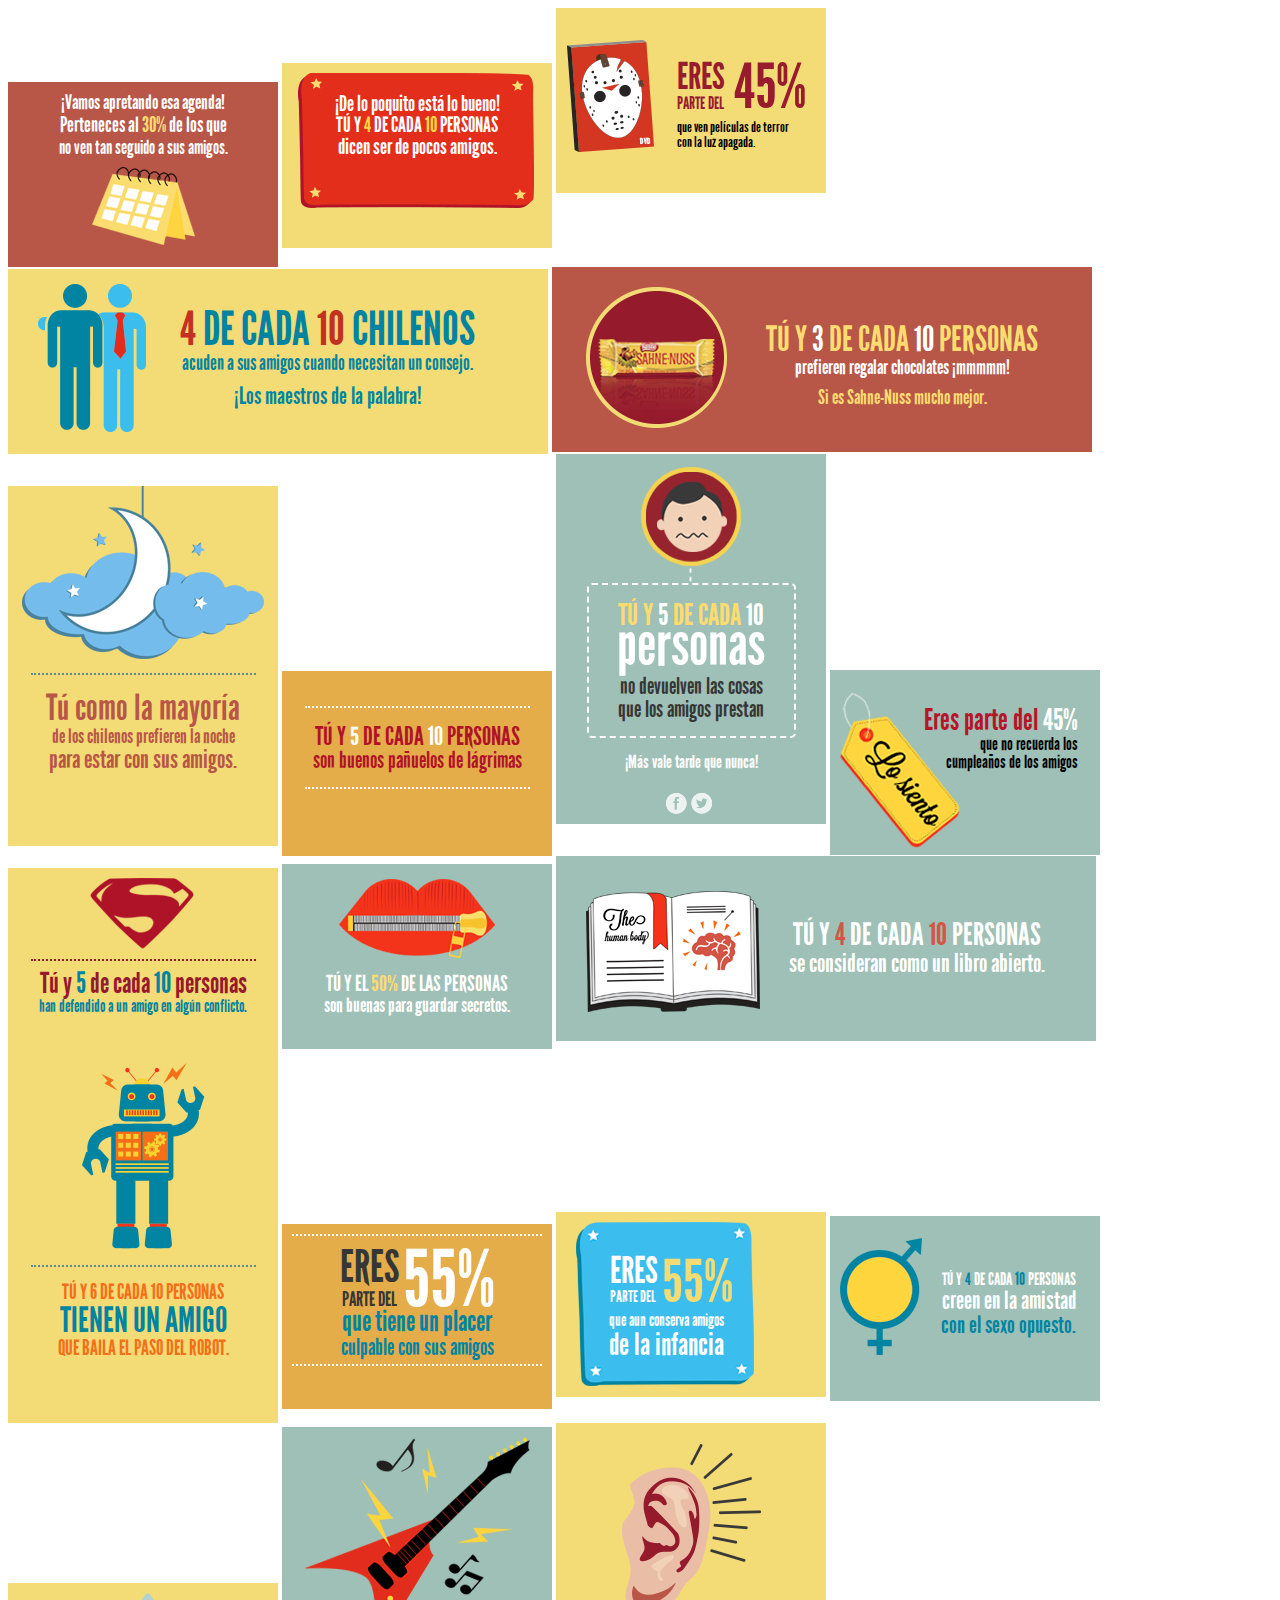
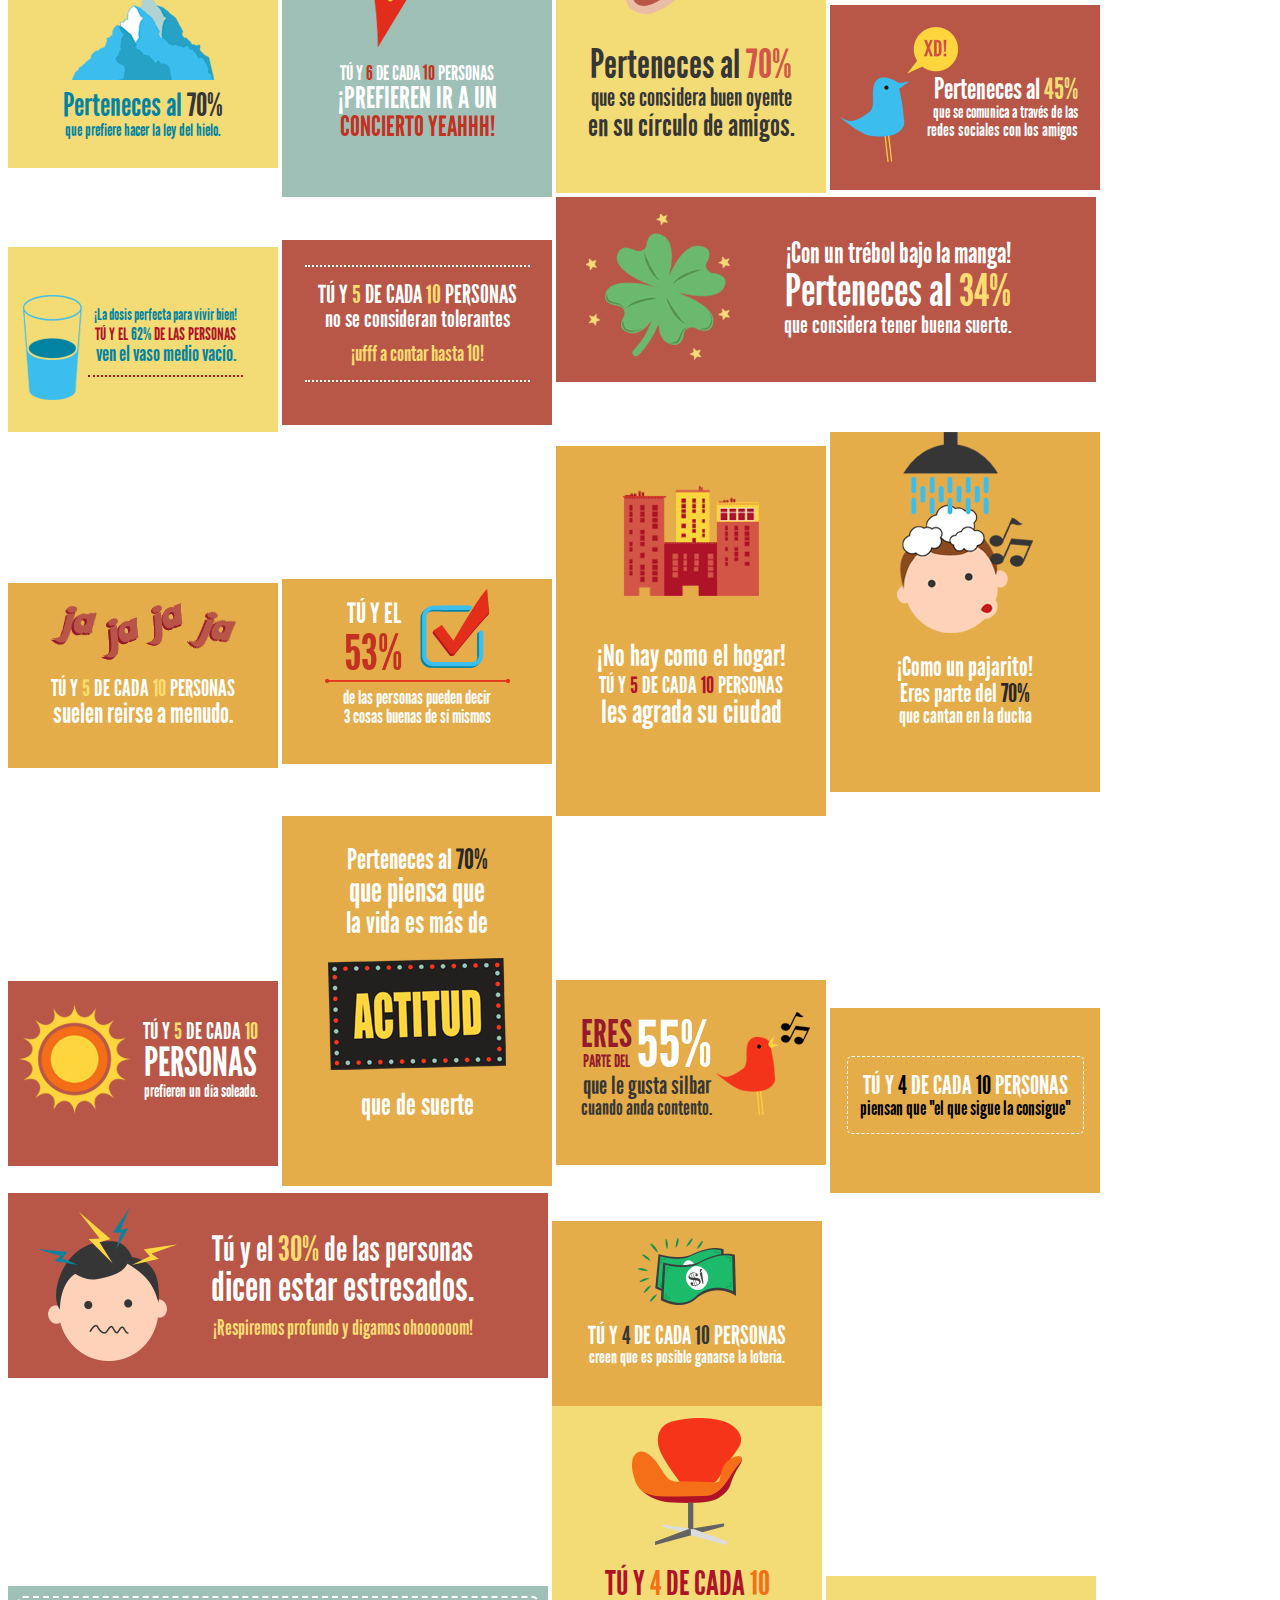
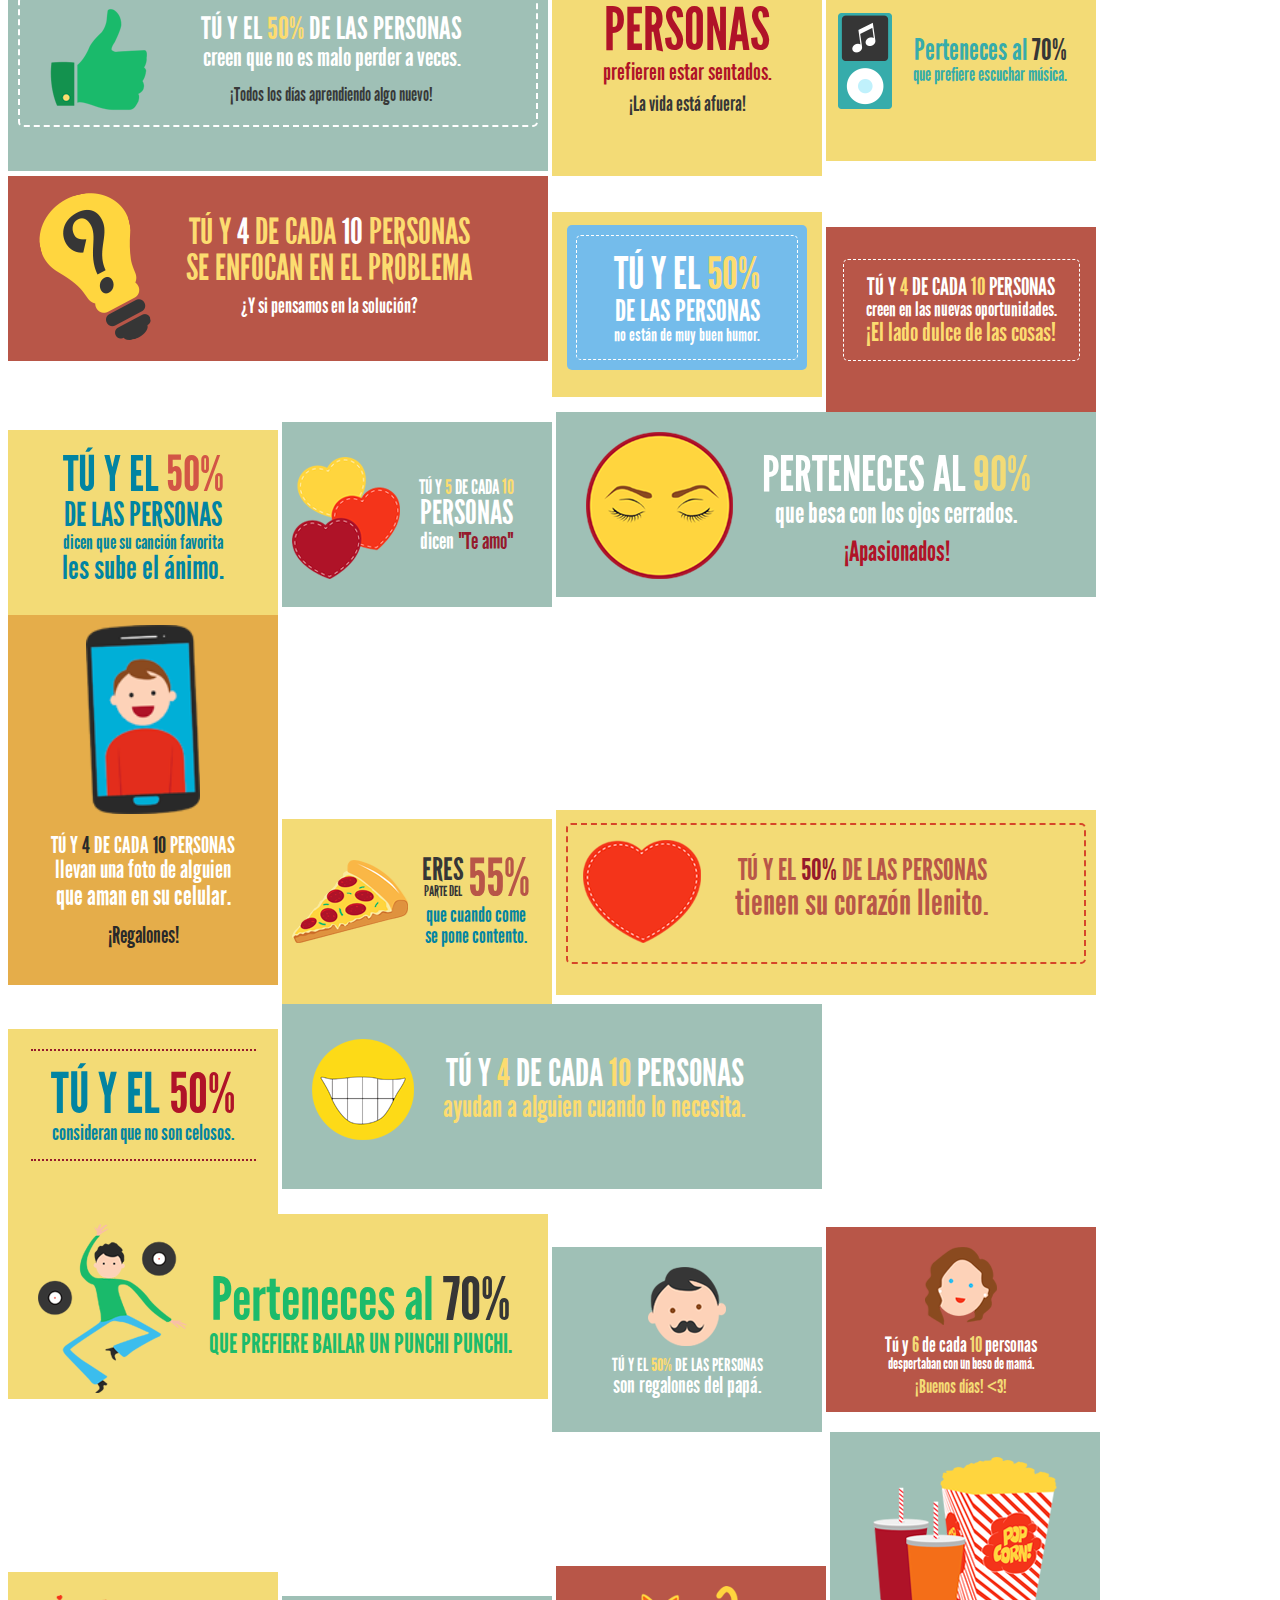
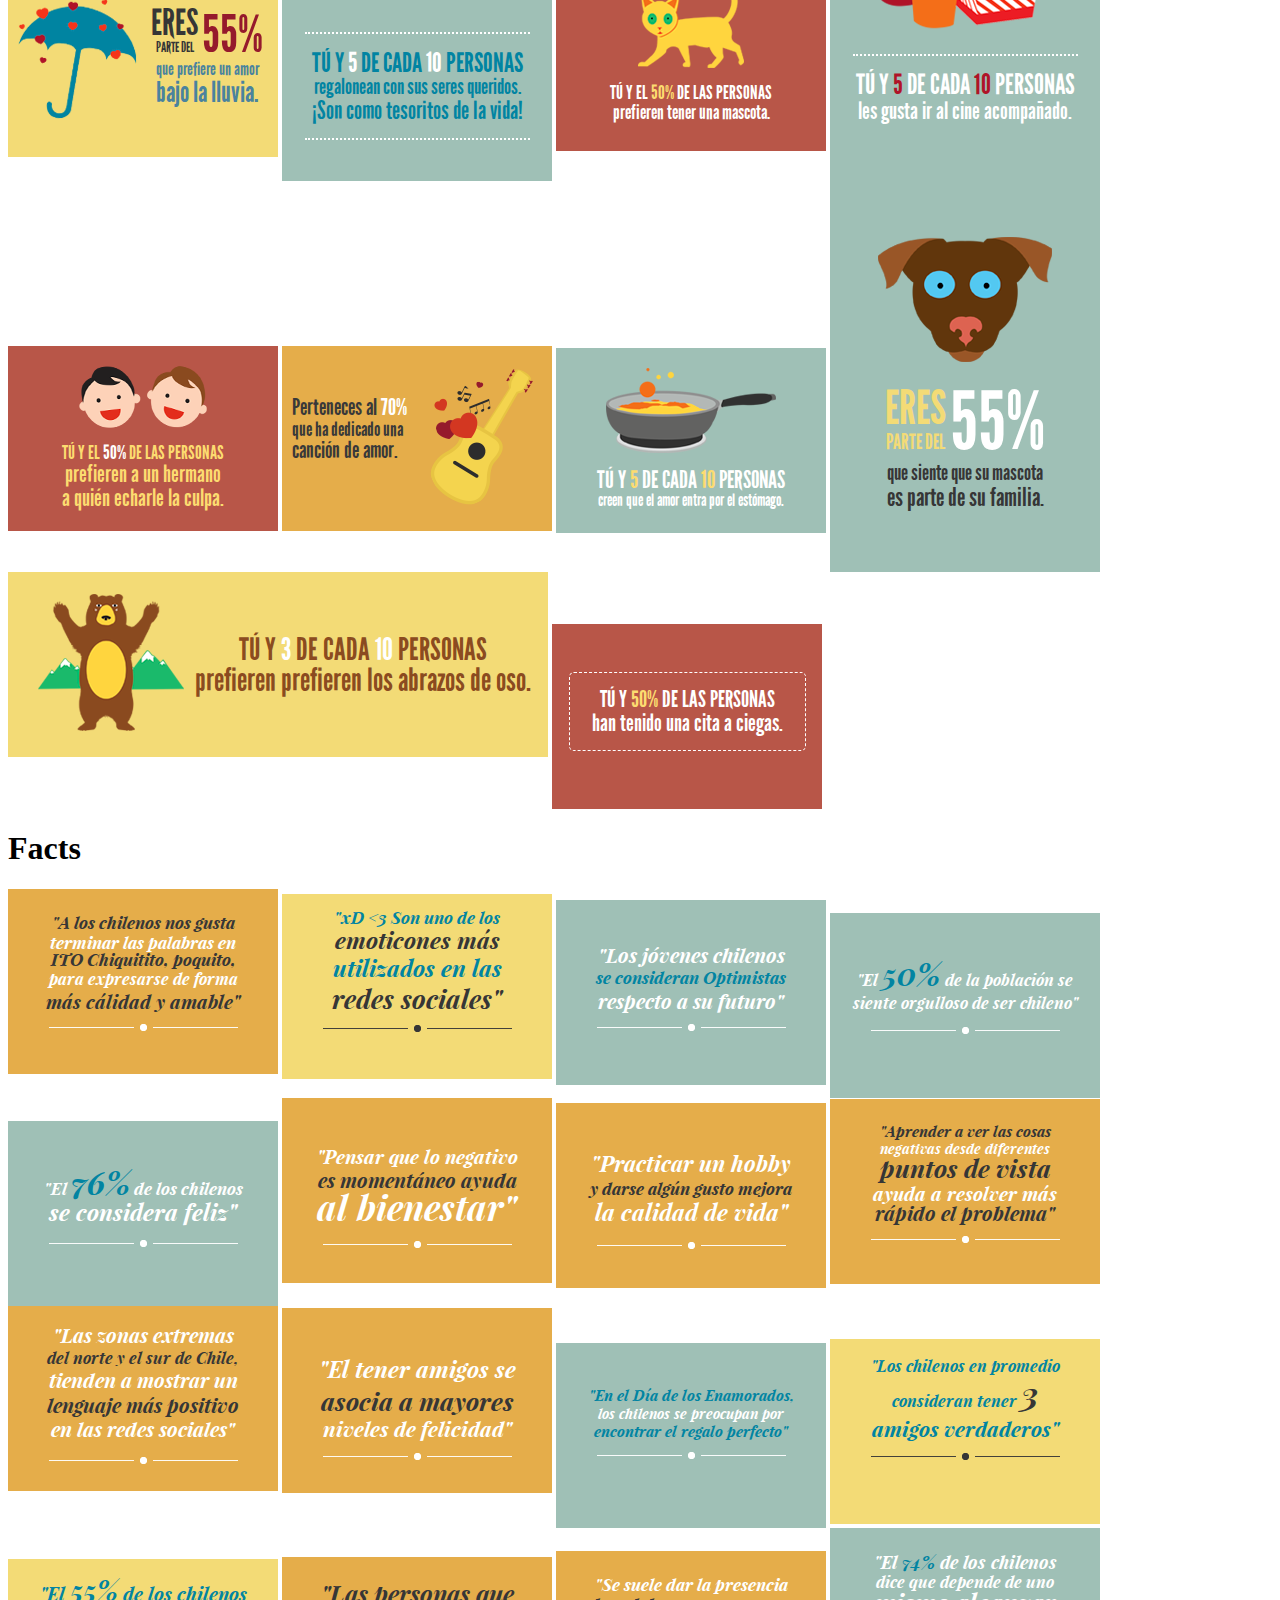
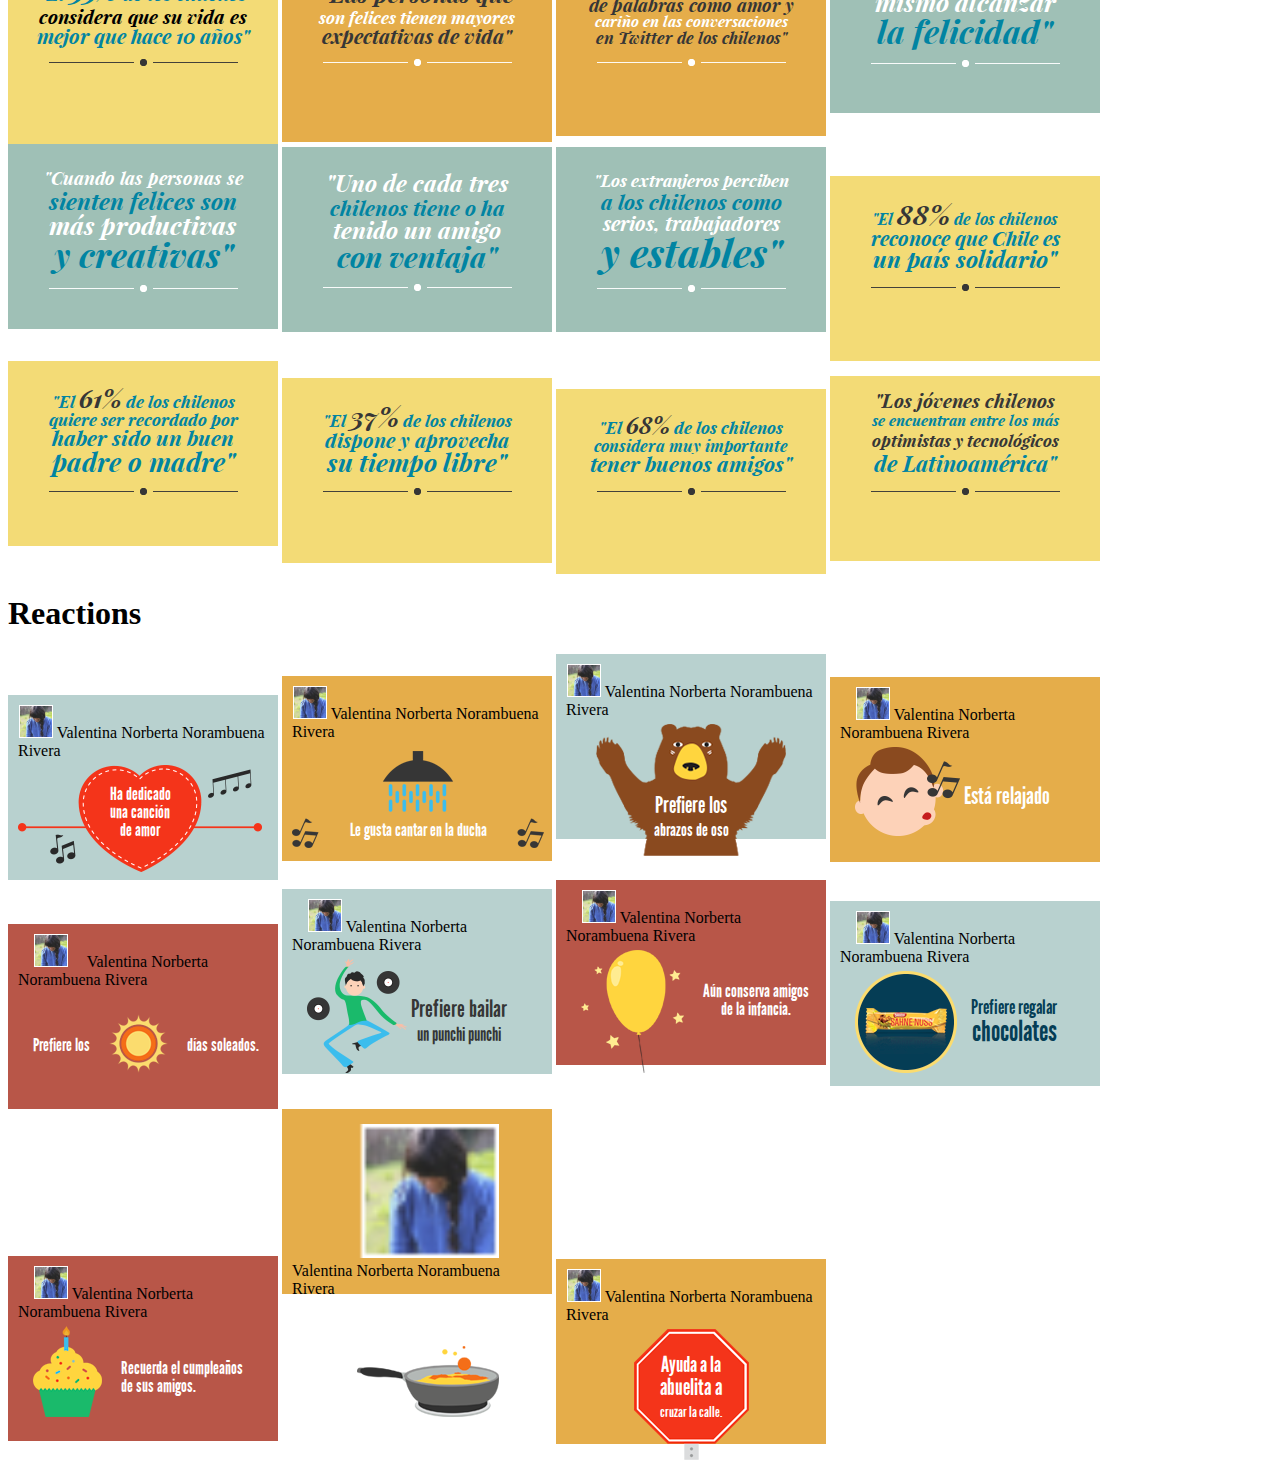
<file: indexa.html>
<!doctype html>
<html lang="es">
    <head>
        <meta charset="utf-8">
        <title></title>

        <link rel="stylesheet" href="assets/css/datablock.css" />
    </head>

    <body>

        <div class="datablock one-slot color3" id="datablock_a_1">
            <div class="box">
                <p class="medium">¡Vamos apretando esa agenda!</p>
                <p class="big">Perteneces al <span class="data">30%</span> de los que</p>
                <p class="small">no ven tan seguido a sus amigos.</p>
            </div>

            <img src="assets/img/datablock/a1.png" alt="" />
        </div>

        <div class="datablock one-slot color1" id="datablock_a_2">
            <div class="box">
                <p class="medium">¡De lo poquito está lo bueno!</p>
                <p class="big">Tú y <span class="data">4</span> de cada <span class="data">10</span> personas</p>
                <p class="medium">dicen ser de pocos amigos.</p>
            </div>
        </div>

        <div class="datablock one-slot color1" id="datablock_a_3">
            <img src="assets/img/datablock/a3.png" alt="" />

            <div class="box">
                <p><span class="big">Eres</span> <span>parte del</span></p>
                <span class="data">45%</span>
                <p class="text">que ven películas de terror con la luz apagada.</p>
            </div>
        </div>

        <div class="datablock two-slot-horizontal color1" id="datablock_a_4">
            <img src="assets/img/datablock/a4.png" alt="" />

            <div class="box">
                <p class="big"><span class="data">4</span> de cada <span class="data">10</span> chilenos</p>
                <p class="small">acuden a sus amigos cuando necesitan un consejo.</p>
                <p class="medium">¡Los maestros de la palabra!</p>
            </div>
        </div>

        <div class="datablock two-slot-horizontal color3" id="datablock_a_5">
            <img src="assets/img/datablock/a5.png" alt="" />

            <div class="box">
                <p class="big">tú y <span class="data">3</span> de cada <span class="data">10</span> personas</p>
                <p class="medium">prefieren regalar chocolates ¡mmmmm!</p>
                <p class="small">Si es Sahne-Nuss mucho mejor.</p>
            </div>
        </div>

        <div class="datablock two-slot-vertical color1" id="datablock_a_6">
            <img src="assets/img/datablock/a6.png" alt="" />

            <div class="box border-top">
                <p class="big">Tú como la mayoría</p>
                <p class="small">de los chilenos prefieren la noche</p>
                <p class="medium">para estar con sus amigos.</p>
            </div>
        </div>

        <div class="datablock one-slot color2" id="datablock_a_7">
            <div class="box">
                <p class="medium">Tú y <span class="data">5</span> de cada <span class="data">10</span> personas</p>
                <p class="small">son buenos pañuelos de lágrimas</p>
            </div>
        </div>

        <div class="datablock two-slot-vertical color5" id="datablock_a_8">
            <img src="assets/img/datablock/a8.png" alt="" />

            <div class="box">
                <p class="medium">Tú y <span class="data">5</span> de cada <span class="data">10</span></p>
                <p class="big">personas</p>
                <p class="small">no devuelven las cosas <br>
                    que los amigos prestan
                </p>
            </div>
            
            <p class="white">¡Más vale tarde que nunca!</p>
            
            <div class="social">
                <a class="facebook" href="#"></a>
                <a class="twitter" href="#"></a>
            </div>
        </div>

        <div class="datablock one-slot color5" id="datablock_a_9">
            <div class="box">
                <p class="big">Eres parte del <span class="data">45%</span></p>
                <p class="small">que no recuerda los <br>
                    cumpleaños de los amigos
                </p>
            </div>
        </div>

        <div class="datablock one-slot color1" id="datablock_a_10">
            <img src="assets/img/datablock/a10.png" alt="" />

            <div class="box">
                <p class="big">Tú y <span class="data">5</span> de cada <span class="data">10</span> personas</p>
                <p class="medium">han defendido a un amigo en algún conflicto.</p>
            </div>
        </div>

        <div class="datablock one-slot color5" id="datablock_a_11">
            <img src="assets/img/datablock/a11.png" alt="" />

            <div class="box">
                <p class="big">Tú y el <span class="data">50%</span> de las personas</p>
                <p class="medium">son buenas para guardar secretos.</p>
            </div>
        </div>

        <div class="datablock two-slot-horizontal color5" id="datablock_a_12">
            <img src="assets/img/datablock/a12.png" alt="" />

            <div class="box">
                <p class="big">Tú y <span class="data">4</span> de cada <span class="data">10</span> personas</p>
                <p class="medium">se consideran como un libro abierto.</p>
            </div>
        </div>

        <div class="datablock two-slot-vertical color1" id="datablock_a_13">
            <img src="assets/img/datablock/a13.png" alt="" />

            <div class="box border-top">
                <p class="medium">Tú y <span class="data">6</span> de cada <span class="data">10</span> personas </p>
                <p class="big">tienen un amigo</p>
                <p class="medium">que baila el paso del robot.</p>
            </div>
        </div>

        <div class="datablock one-slot color2" id="datablock_a_14">
            <div class="border">
                <div class="box">
                    <p class="big">Eres
                        <span>Parte del</span>
                    </p>
                    <span class="data">55%</span>
                </div>

                <p class="medium">que tiene un placer</p>
                <p class="small">culpable con sus amigos</p>
            </div>
        </div>

        <div class="datablock one-slot color1" id="datablock_a_15">
            <div class="box">
                <p class="big">Eres
                    <span>Parte del</span>
                </p>
                <span class="data">55%</span>
            </div>

            <p class="small">que aun conserva amigos</p>
            <p class="medium">de la infancia</p>
        </div>

        <div class="datablock one-slot color5" id="datablock_a_16">
            <img src="assets/img/datablock/a16.png" alt="" />
            <div class="box">
                <p class="small">Tú y <span class="data">4</span> de cada <span class="data">10</span> personas</p>
                <p class="big">creen en la amistad</p>
                <p class="medium">con el sexo opuesto.</p>
            </div>
        </div>

        <div class="datablock one-slot color1" id="datablock_a_17">
            <img src="assets/img/datablock/a17.png" alt="" />

            <div class="box">
                <p class="big">Perteneces al <span class="data">70%</span></p>
                <p class="medium">que prefiere hacer la ley del hielo.</p>
            </div>
        </div>

        <div class="datablock two-slot-vertical color5" id="datablock_a_18">
            <img src="assets/img/datablock/a18.png" alt="" />

            <div class="box">
                <p class="small">Tú y <span class="data">6</span> de cada <span class="data">10</span> personas </p>
                <p class="big">¡Prefieren ir a un</p>
                <p class="medium">concierto yeahhh!</p>
            </div>
        </div>

        <div class="datablock two-slot-vertical color1" id="datablock_a_19">
            <img src="assets/img/datablock/a19.png" alt="" />

            <div class="box">
                <p class="big">Perteneces al <span class="data">70%</span></p>
                <p class="small">que se considera buen oyente</p>
                <p class="medium">en su círculo de amigos.</p>
            </div>
        </div>

        <div class="datablock one-slot color3" id="datablock_a_20">
            <div class="box">
                <p class="big">Perteneces al <span class="data">45%</span></p>
                <p class="small">que se comunica a través de las</p>
                <p class="medium">redes sociales con los amigos</p>
            </div>
        </div>

        <div class="datablock one-slot color1" id="datablock_a_21">
            <div class="box">
                <p class="small">¡La dosis perfecta para vivir bien!</p>
                <p class="medium">tú y el <span class="data">62%</span> de las personas</p>
                <p class="big">ven el vaso medio vacío.</p>
            </div>
        </div>

        <div class="datablock one-slot color3" id="datablock_a_22">
            <div class="box">
                <p class="big">Tú y <span class="data">5</span> de cada <span class="data">10</span> personas</p>
                <p class="medium">no se consideran tolerantes</p>
                <p class="small">¡ufff a contar hasta 10!</p>
            </div>
        </div>

        <div class="datablock two-slot-horizontal color3" id="datablock_a_23">
            <img src="assets/img/datablock/a23.png" alt="" />

            <div class="box">
                <p class="medium">¡Con un trébol bajo la manga!</p>
                <p class="big">Perteneces al <span class="data">34%</span></p>
                <p class="small">que considera tener buena suerte.</p>
            </div>
        </div>

        <div class="datablock one-slot color2" id="datablock_a_24">
            <img src="assets/img/datablock/a24.png" alt="" />

            <div class="box">
                <p class="medium">Tú y <span class="data">5</span> de cada <span class="data">10</span> personas</p>
                <p class="big">suelen reirse a menudo.</p>
            </div>
        </div>

        <div class="datablock one-slot color2" id="datablock_a_25">
            <div class="box">
                <p class="medium">Tú y el</p>
                <span class="data">53%</span>
            </div>

            <img src="assets/img/datablock/a25.png" alt="" />

            <div class="border">
                <p class="small">de las personas pueden decir <br>
                    3 cosas buenas de sí mismos
                </p>
            </div>
        </div>

        <div class="datablock two-slot-vertical color2" id="datablock_a_26">
            <img src="assets/img/datablock/a26.png" alt="" />

            <div class="box">
                <p class="medium">¡No hay como el hogar!</p>
                <p class="small">tú y <span class="data">5</span> de cada <span class="data">10</span> personas</p>
                <p class="big">les agrada su ciudad</p>
            </div>
        </div>

        <div class="datablock two-slot-vertical color2" id="datablock_a_27">
            <img src="assets/img/datablock/a27.png" alt="" />

            <div class="box">
                <p class="big">¡Como un pajarito!</p>
                <p class="medium">Eres parte del <span class="data">70%</span></p>
                <p class="small">que cantan en la ducha</p>
            </div>
        </div>

        <div class="datablock one-slot color3" id="datablock_a_28">
            <img src="assets/img/datablock/a28.png" alt="" />
            <div class="box">
                <p class="medium">Tú y <span class="data">5</span> de cada <span class="data">10</span></p>
                <p class="big">personas</p>
                <p class="small">prefieren un día soleado.</p>
            </div>
        </div>

        <div class="datablock two-slot-vertical color2" id="datablock_a_29">
            <div class="box">
                <p class="small">Perteneces al <span class="data">70%</span></p>
                <p class="big">que piensa que</p>
                <p class="medium">la vida es más de</p>
                
                <img src="assets/img/datablock/a29.png" alt="" />
                
                <p class="medium">que de suerte</p>
            </div>
        </div>

        <div class="datablock one-slot color2" id="datablock_a_30">
            <div class="border">
                <div class="box">
                    <p class="big">Eres
                        <span>Parte del</span>
                    </p>
                    <span class="data">55%</span>
                </div>

                <p class="medium">que le gusta silbar</p>
                <p class="small">cuando anda contento.</p>
            </div>
            <img src="assets/img/datablock/a30.png" alt="" />
        </div>

        <div class="datablock one-slot color2" id="datablock_a_31">
            <div class="box">
                <p class="medium">Tú y <span class="data">4</span> de cada <span class="data">10</span> personas</p>
                <p class="small">piensan que "el que sigue la consigue"</p>
            </div>
        </div>

        <div class="datablock two-slot-horizontal color3" id="datablock_a_32">
            <img src="assets/img/datablock/a32.png" alt="" />

            <div class="box">
                <p class="medium">Tú y el <span class="data">30%</span> de las personas</p>
                <p class="big">dicen estar estresados.</p>
                <p class="small">¡Respiremos profundo y digamos ohoooooom!</p>
            </div>
        </div>

        <div class="datablock one-slot color2" id="datablock_a_33">
            <img src="assets/img/datablock/a33.png" alt="" />

            <div class="box">
                <p class="big">Tú y <span class="data">4</span> de cada <span class="data">10</span> personas</p>
                <p class="medium">creen que es posible ganarse la lotería.</p>
            </div>
        </div>

        <div class="datablock two-slot-horizontal color5" id="datablock_a_34">
            <div class="border">
                <img src="assets/img/datablock/a34.png" alt="" />
    
                <div class="box">
                    <p class="big">Tú y el <span class="data">50%</span> de las personas</p>
                    <p class="medium">creen que no es malo perder a veces.</p>
                    
                    <p class="small">¡Todos los días aprendiendo algo nuevo!</p>
                </div>  
            </div>
        </div>

        <div class="datablock two-slot-vertical color1" id="datablock_a_35">
            <img src="assets/img/datablock/a35.png" alt="" />

            <div class="box">
                <p class="medium">Tú y <span class="data">4</span> de cada <span class="data">10</span></p>
                <p class="big">personas</p>
                <p class="small">prefieren estar sentados.</p>
                <p class="black">¡La vida está afuera!</p>
            </div>
        </div>

        <div class="datablock one-slot color1" id="datablock_a_36">
            <img src="assets/img/datablock/a36.png" alt="" />

            <div class="box">
                <p class="big">Perteneces al <span class="data">70%</span></p>
                <p class="medium">que prefiere escuchar música.</p>
            </div>
        </div>

        <div class="datablock two-slot-horizontal color3" id="datablock_a_37">
            <img src="assets/img/datablock/a37.png" alt="" />

            <div class="box">
                <p class="medium">tú y <span class="data">4</span> de cada <span class="data">10</span> personas</p>
                <p class="medium">se enfocan en el problema</p>
                <p class="small">¿Y si pensamos en la solución?</p>
            </div>
        </div>

        <div class="datablock one-slot color1" id="datablock_a_38">
            <div class="background">
                <div class="box">
                    <p class="big">Tú y el <span class="data">50%</span></p>
                    <p class="medium">de las personas</p>
                    <p class="small">no están de muy buen humor.</p>
                </div>
            </div>
        </div>

        <div class="datablock one-slot color3" id="datablock_a_39">
            <div class="box">
                <p class="medium">Tú y <span class="data">4</span> de cada <span class="data">10</span> personas</p>
                <p class="small">creen en las nuevas oportunidades.</p>
                <p class="big">¡El lado dulce de las cosas!</p>
            </div>
        </div>

        <div class="datablock one-slot color1" id="datablock_a_40">
            <div class="box">
                <p class="big">Tú y el <span class="data">50%</span></p>
                <p class="medium uppercase">de las personas</p>
                <p class="small">dicen que su canción favorita</p>
                <p class="medium">les sube el ánimo.</p>
            </div>
        </div>

        <div class="datablock one-slot color5" id="datablock_a_41">
            <img src="assets/img/datablock/a41.png" alt="" />

            <div class="box">
                <p class="small">tú y <span class="data">5</span> de cada <span class="data">10</span></p>
                <p class="big">personas</p>
                <p class="medium">dicen <span class="red">"Te amo"</span></p>
            </div>
        </div>

        <div class="datablock two-slot-horizontal color5" id="datablock_a_42">
            <img src="assets/img/datablock/a42.png" alt="" />

            <div class="box">
                <p class="big">Perteneces al <span class="data">90%</span></p>
                <p class="medium">que besa con los ojos cerrados.</p>
                <p class="small">¡Apasionados!</p>
            </div>
        </div>
        
        <div class="datablock two-slot-vertical color2" id="datablock_a_43">
            <img src="assets/img/datablock/a43.png" alt="" />

            <div class="box">
                <p class="small">Tú y <span class="data">4</span> de cada <span class="data">10</span> personas</p>
                <p class="medium">llevan una foto de alguien</p>
                <p class="big">que aman en su celular.</p>
                <p class="black">¡Regalones!</p>
            </div>
        </div>

        <div class="datablock one-slot color1" id="datablock_a_44">
            <img src="assets/img/datablock/a44.png" alt="" />

            <div class="border">
                <div class="box">
                    <p class="big">Eres
                        <span>Parte del</span>
                    </p>
                    <span class="data">55%</span>
                </div>

                <p class="medium">que cuando come <br>
                    se pone contento.
                </p>
            </div>
        </div>

        <div class="datablock two-slot-horizontal color1" id="datablock_a_45">
            <div class="border">
                <img src="assets/img/datablock/a45.png" alt="" />
    
                <div class="box">
                    <p class="medium">Tú y el <span class="data">50%</span> de las personas</p>
                    <p class="big">tienen su corazón llenito.</p>
                </div>  
            </div>
        </div>

        <div class="datablock one-slot color1" id="datablock_a_46">
            <div class="box">
                <p class="big">Tú y el <span class="data">50%</span></p>
                <p class="medium">consideran que no son celosos.</p>
            </div>
        </div>

        <div class="datablock two-slot-horizontal color5" id="datablock_a_47">
            <img src="assets/img/datablock/a47.png" alt="" />

            <div class="box">
                <p class="big">Tú y <span class="data">4</span> de cada <span class="data">10</span> personas</p>
                <p class="medium">ayudan a alguien cuando lo necesita.</p>
            </div>
        </div>

        <div class="datablock two-slot-horizontal color1" id="datablock_a_48">
            <img src="assets/img/datablock/a48.png" alt="" />

            <div class="box">
                <p class="big">Perteneces al <span class="data">70%</span></p>
                <p class="medium">que prefiere bailar un punchi punchi.</p>
            </div>
        </div>

        <div class="datablock one-slot color5" id="datablock_a_49">
            <img src="assets/img/datablock/a49.png" alt="" />

            <div class="box">
                <p class="medium">Tú y el <span class="data">50%</span> de las personas</p>
                <p class="big">son regalones del papá.</p>
            </div>
        </div>

        <div class="datablock one-slot color3" id="datablock_a_50">
            <img src="assets/img/datablock/a50.png" alt="" />

            <div class="box">
                <p class="big">Tú y <span class="data">6</span> de cada <span class="data">10</span> personas</p>
                <p class="small">despertaban con un beso de mamá.</p>
                
                <p class="medium">¡Buenos días! <3!</p>
            </div>
        </div>

        <div class="datablock one-slot color1" id="datablock_a_51">
            <img src="assets/img/datablock/a51.png" alt="" />

            <div class="border">
                <div class="box">
                    <p class="big">Eres
                        <span>Parte del</span>
                    </p>
                    <span class="data">55%</span>
                </div>

                <p class="small">que prefiere un amor</p>
                <p class="medium">bajo la lluvia.</p>
            </div>
        </div>

        <div class="datablock one-slot color5" id="datablock_a_52">
            <div class="box">
                <p class="big">Tú y <span class="data">5</span> de cada <span class="data">10</span> personas</p>
                <p class="small">regalonean con sus seres queridos.</p>
                <p class="medium">¡Son como tesoritos de la vida!</p>
            </div>
        </div>

        <div class="datablock one-slot color3" id="datablock_a_53">
            <img src="assets/img/datablock/a53.png" alt="" />

            <div class="box">
                <p class="big">Tú y el <span class="data">50%</span> de las personas</p>
                <p class="medium">prefieren tener una mascota.</p>
            </div>
        </div>

        <div class="datablock two-slot-vertical color5" id="datablock_a_54">
            <img src="assets/img/datablock/a54.png" alt="" />

            <div class="box border-top">
                <p class="big">Tú y <span class="data">5</span> de cada <span class="data">10</span> personas </p>
                <p class="medium">les gusta ir al cine acompañado.</p>
            </div>
        </div>

        <div class="datablock one-slot color3" id="datablock_a_55">
            <img src="assets/img/datablock/a55.png" alt="" />

            <div class="box">
                <p class="big">Tú y el <span class="data">50%</span> de las personas</p>
                <p class="medium">prefieren a un hermano</p>
                <p class="medium">a quién echarle la culpa.</p>
            </div>
        </div>

        <div class="datablock one-slot color2" id="datablock_a_56">
        	<p>Perteneces al <span class="data">70%</span> <span class="small">que ha dedicado una </span> canción de amor.</p>
        	<img src="assets/img/datablock/a56.png" alt="" />
        </div>

        <div class="datablock one-slot color5" id="datablock_a_57">
            <img src="assets/img/datablock/a57.png" alt="" />

            <div class="box">
                <p class="big">Tú y <span class="data">5</span> de cada <span class="data">10</span> personas</p>
                <p class="medium">creen que el amor entra por el estómago.</p>
            </div>
        </div>
        
        <div class="datablock two-slot-vertical color5" id="datablock_a_58">
            <img src="assets/img/datablock/a58.png" alt="" />

            <div class="box">
                <p class="big">Eres
                    <span>Parte del</span>
                </p>
                <span class="data">55%</span>
            </div>

            <p class="small">que siente que su mascota</p>
            <p class="medium">es parte de su familia.</p>
        </div>

        <div class="datablock two-slot-horizontal color1" id="datablock_a_59">
            <img src="assets/img/datablock/a59.png" alt="" />

            <div class="box">
                <p class="medium">Tú y <span class="data">3</span> de cada <span class="data">10</span> personas</p>
                <p class="big">prefieren prefieren los abrazos de oso.</p>
            </div>
        </div>

        <div class="datablock one-slot color3" id="datablock_a_60">
            <div class="box">
                <p class="medium">Tú y <span class="data">50%</span> de las personas</p>
                <p class="big">han tenido una cita a ciegas.</p>
            </div>
        </div>

    </body>
</html>


<h1>Facts</h1>

<div class="datablock one-slot color2" id="datablock_facts_1">
    <div class="box">
        <p>"A los chilenos nos gusta<br>
            <span class="small">terminar las palabras en</span>
            <span class="medium">ITO Chiquitito, poquito,</span>
            <span class="small1">para expresarse de forma</span>
            <span class="big">más cálidad y amable"</span>
        </p>
    </div>
</div>

<div class="datablock one-slot color1" id="datablock_facts_2">
    <div class="box">
        <p>
            <span class="small">"xD <3 Son uno de los</span>
            <span class="medium">emoticones más</span>
            utilizados en las
            <span class="big">redes sociales"</span>
        </p>
    </div>
</div>

<div class="datablock one-slot color5" id="datablock_facts_3">
    <div class="box">
        <p class="medium">"Los jóvenes chilenos <br>
            <span class="small">se consideran Optimistas</span>
            respecto a su futuro"
        </p>
    </div>
</div>

<div class="datablock one-slot color5" id="datablock_facts_4">
    <div class="box">
        <p class="medium">"El <span class="data">50%</span> de la población se<br>
            siente orgulloso de ser chileno"
        </p>
    </div>
</div>

<div class="datablock one-slot color5" id="datablock_facts_5">
    <div class="box">
        <p class="medium">"El <span class="data">76%</span> de los chilenos <br>
            <span class="big">se considera feliz"</span>
        </p>
    </div>
</div>

<div class="datablock one-slot color2" id="datablock_facts_6">
    <div class="box">
        <p class="small">"Pensar que lo negativo
            <span class="medium">es momentáneo ayuda</span>
            <span class="big">al bienestar"</span>
        </p>
    </div>
</div>

<div class="datablock one-slot color2" id="datablock_facts_7">
    <div class="box">
        <p class="medium">"Practicar un hobby
            <span class="small">y darse algún gusto mejora</span>
            <span class="big">la calidad de vida"</span>
        </p>
    </div>
</div>

<div class="datablock one-slot color2" id="datablock_facts_8">
    <div class="box">
        <p>"Aprender a ver las cosas<br>
            <span class="small">negativas desde diferentes</span>
            <span class="big">puntos de vista</span>
            <span class="small1">ayuda a resolver más</span>
            <span class="medium">rápido el problema"</span>
        </p>
    </div>
</div>

<div class="datablock one-slot color2" id="datablock_facts_9">
    <div class="box">
        <p class="medium">"Las zonas extremas
            <span class="small">del norte y el sur de Chile,</span>
            tienden a mostrar un
            <span class="big">lenguaje más positivo</span>
            en las redes sociales"
        </p>
    </div>
</div>

<div class="datablock one-slot color2" id="datablock_facts_10">
    <div class="box">
        <p class="medium">"El tener amigos se
            <span class="big">asocia a mayores</span>
            <span class="small">niveles de felicidad"</span>
        </p>
    </div>
</div>

<div class="datablock one-slot color5" id="datablock_facts_11">
    <div class="box">
        <p class="medium">"En el Día de los Enamorados,<br>
            <span class="small">los chilenos se preocupan por</span>
            encontrar el regalo perfecto"
        </p>
    </div>
</div>

<div class="datablock one-slot color1" id="datablock_facts_12">
    <div class="box">
        <p class="small">"Los chilenos en promedio
            <span class="medium">consideran tener <span class="data">3</span></span>
            <span class="big">amigos verdaderos"</span>
        </p>
    </div>
</div>

<div class="datablock one-slot color1" id="datablock_facts_13">
    <div class="box">
        <p class="big">"El <span class="data">55%</span> de los chilenos
            <span class="medium">considera que su vida es</span>
            <span class="small">mejor que hace 10 años"</span>
        </p>
    </div>
</div>

<div class="datablock one-slot color2" id="datablock_facts_14">
    <div class="box">
        <p>
            <span class="big">"Las personas que</span>
            <span class="small">son felices tienen mayores</span>
            <span class="medium">expectativas de vida"</span>
        </p>
    </div>
</div>

<div class="datablock one-slot color2" id="datablock_facts_15">
    <div class="box">
        <p>"Se suele dar la presencia<br>
            <span class="small">de palabras como amor y</span>
            <span class="big">cariño en las conversaciones</span>
            <span class="medium">en Twitter de los chilenos"</span>
        </p>
    </div>
</div>

<div class="datablock one-slot color5" id="datablock_facts_16">
    <div class="box">
        <p>"El <span class="data">74%</span> de los chilenos<br>
            <span class="small">dice que depende de uno</span>
            <span class="medium">mismo alcanzar</span>
            <span class="big">la felicidad"</span>
        </p>
    </div>
</div>

<div class="datablock one-slot color5" id="datablock_facts_17">
    <div class="box">
        <p>"Cuando las personas se<br>
            <span class="small">sienten felices son</span>
            <span class="medium">más productivas</span>
            <span class="big">y creativas"</span>
        </p>
    </div>
</div>

<div class="datablock one-slot color5" id="datablock_facts_18">
    <div class="box">
        <p>"Uno de cada tres<br>
            <span class="small">chilenos tiene o ha</span>
            <span class="medium">tenido un amigo</span>
            <span class="big">con ventaja"</span>
        </p>
    </div>
</div>

<div class="datablock one-slot color5" id="datablock_facts_19">
    <div class="box">
        <p>"Los extranjeros perciben<br>
            <span class="small">a los chilenos como</span>
            <span class="medium">serios, trabajadores</span>
            <span class="big">y estables"</span>
        </p>
    </div>
</div>

<div class="datablock one-slot color1" id="datablock_facts_20">
    <div class="box">
        <p>"El <span class="data">88%</span> de los chilenos<br>
            <span class="medium">reconoce que Chile es</span>
            <span class="big">un país solidario"</span>
        </p>
    </div>
</div>

<div class="datablock one-slot color1" id="datablock_facts_21">
    <div class="box">
        <p>"El <span class="data">61%</span> de los chilenos<br>
            <span class="small">quiere ser recordado por</span>
            <span class="medium">haber sido un buen</span>
            <span class="big">padre o madre"</span>
        </p>
    </div>
</div>

<div class="datablock one-slot color1" id="datablock_facts_22">
    <div class="box">
        <p>"El <span class="data">37%</span> de los chilenos<br>
            <span class="medium">dispone y aprovecha</span>
            <span class="big">su tiempo libre"</span>
        </p>
    </div>
</div>

<div class="datablock one-slot color1" id="datablock_facts_23">
    <div class="box">
        <p>"El <span class="data">68%</span> de los chilenos<br>
            <span class="medium">considera muy importante</span>
            <span class="big">tener buenos amigos"</span>
        </p>
    </div>
</div>

<div class="datablock one-slot color1" id="datablock_facts_24">
    <div class="box">
        <p>
            <span class="medium">"Los jóvenes chilenos</span>
            <span class="small">se encuentran entre los más</span>
            optimistas y tecnológicos
            <span class="big">de Latinoamérica"</span>
        </p>
    </div>
</div>

<h1>Reactions</h1>

<div class="datablock one-slot color4" id="datablock_reactions_1">
    <div class="user">
        <img src="assets/img/user.png" alt="" />
        <span>Valentina Norberta Norambuena Rivera</span>
    </div>

    <div class="box">
        <p class="medium">Ha dedicado <br> una canción <br>de amor</p>
    </div>
</div>

<div class="datablock one-slot color2" id="datablock_reactions_2">
    <div class="user">
        <img src="assets/img/user.png" alt="" />
        <span>Valentina Norberta Norambuena Rivera</span>
    </div>

    <div class="box">
        <p class="medium">Le gusta cantar en la ducha</p>
    </div>
</div>


<div class="datablock one-slot color4" id="datablock_reactions_3">
    <div class="user">
        <img src="assets/img/user.png" alt="" />
        <span>Valentina Norberta Norambuena Rivera</span>
    </div>

    <div class="box">
        <p class="medium">Prefiere los<br>
            <span class="small">abrazos de oso</span>
        </p>
    </div>
</div>

<div class="datablock one-slot color2" id="datablock_reactions_4">
    <div class="user">
        <img src="assets/img/user.png" alt="" />
        <span>Valentina Norberta Norambuena Rivera</span>
    </div>

    <img src="assets/img/datablock/r4.png">
    <div class="box">
        <p class="medium">Está relajado</p>
    </div>
</div>

<div class="datablock one-slot color3" id="datablock_reactions_5">
    <div class="user">
        <img src="assets/img/user.png" alt="" />
        <span>Valentina Norberta Norambuena Rivera</span>
    </div>

    <div class="box">
        <p>Prefiere los</p>
        <img src="assets/img/datablock/r5.png">
        <p>días soleados.</p>
    </div>
</div>

<div class="datablock one-slot color4" id="datablock_reactions_6">
    <div class="user">
        <img src="assets/img/user.png" alt="" />
        <span>Valentina Norberta Norambuena Rivera</span>
    </div>

    <img src="assets/img/datablock/r6.png">
    <div class="box">
        <p class="medium">Prefiere bailar<br>
            <span class="small">un punchi punchi</span>
        </p>
    </div>
</div>

<div class="datablock one-slot color3" id="datablock_reactions_7">
    <div class="user">
        <img src="assets/img/user.png" alt="" />
        <span>Valentina Norberta Norambuena Rivera</span>
    </div>

    <img src="assets/img/datablock/r7.png">
    <div class="box">
        <p class="medium">Aún conserva amigos<br>
            de la infancia.
        </p>
    </div>
</div>

<div class="datablock one-slot color4" id="datablock_reactions_8">
    <div class="user">
        <img src="assets/img/user.png" alt="" />
        <span>Valentina Norberta Norambuena Rivera</span>
    </div>

    <img src="assets/img/datablock/r8.png">
    <div class="box">
        <p class="medium">Prefiere regalar<br>
            <span class="big">chocolates</span>
        </p>
    </div>
</div>

<div class="datablock one-slot color3" id="datablock_reactions_9">
    <div class="user">
        <img src="assets/img/user.png" alt="" />
        <span>Valentina Norberta Norambuena Rivera</span>
    </div>

    <img src="assets/img/datablock/r9.png">
    <div class="box">
        <p class="medium">Recuerda el cumpleaños<br>
            de sus amigos.
        </p>
    </div>
</div>

<div class="datablock one-slot color2" id="datablock_reactions_10">
    <div class="user">
        <img src="assets/img/user.png" alt="" />
        <span>Valentina Norberta Norambuena Rivera</span>
    </div>

    <div class="box">
        <p class="medium">Confiesa que la conquistanr<br>
            <span class="big">cocinándole algo rico.</span>
        </p>
    </div>
    <img src="assets/img/datablock/r10.png">
</div>

<div class="datablock one-slot color2" id="datablock_reactions_11">
    <div class="user">
        <img src="assets/img/user.png" alt="" />
        <span>Valentina Norberta Norambuena Rivera</span>
    </div>

    <div class="box">
        <p class="medium">Ayuda a la
            <span class="big">abuelita a</span>
            <span class="small">cruzar la calle.</span>
        </p>
    </div>
</div>
</file>
<file: assets/css/datablock.css>
/*---------------------------------------------------
    LESS Elements 0.9
  ---------------------------------------------------
    A set of useful LESS mixins
    More info at: http://lesselements.com
  ---------------------------------------------------*/
/* Fonts */
@font-face {
  font-family: 'league_gothicregular';
  src: url('../fonts/leaguegothic-regular-webfont.eot');
  src: url('../fonts/leaguegothic-regular-webfont.eot?#iefix') format('embedded-opentype'), url('../fonts/leaguegothic-regular-webfont.woff') format('woff'), url('../fonts/leaguegothic-regular-webfont.ttf') format('truetype'), url('../fonts/leaguegothic-regular-webfont.svg#league_gothicregular') format('svg');
  font-weight: normal;
  font-style: normal;
}
@font-face {
  font-family: 'playfair_displayblack';
  src: url('../fonts/playfairdisplay-black-webfont.eot');
  src: url('../fonts/playfairdisplay-black-webfont.eot?#iefix') format('embedded-opentype'), url('../fonts/playfairdisplay-black-webfont.woff') format('woff'), url('../fonts/playfairdisplay-black-webfont.ttf') format('truetype'), url('../fonts/playfairdisplay-black-webfont.svg#playfair_displayblack') format('svg');
  font-weight: normal;
  font-style: normal;
}
@font-face {
  font-family: 'playfair_displayblack_italic';
  src: url('../fonts/playfairdisplay-blackitalic-webfont.eot');
  src: url('../fonts/playfairdisplay-blackitalic-webfont.eot?#iefix') format('embedded-opentype'), url('../fonts/playfairdisplay-blackitalic-webfont.woff') format('woff'), url('../fonts/playfairdisplay-blackitalic-webfont.ttf') format('truetype'), url('../fonts/playfairdisplay-blackitalic-webfont.svg#playfair_displayblack_italic') format('svg');
  font-weight: normal;
  font-style: normal;
}
@font-face {
  font-family: 'playfair_displaybold';
  src: url('../fonts/playfairdisplay-bold-webfont.eot');
  src: url('../fonts/playfairdisplay-bold-webfont.eot?#iefix') format('embedded-opentype'), url('../fonts/playfairdisplay-bold-webfont.woff') format('woff'), url('../fonts/playfairdisplay-bold-webfont.ttf') format('truetype'), url('../fonts/playfairdisplay-bold-webfont.svg#playfair_displaybold') format('svg');
  font-weight: normal;
  font-style: normal;
}
@font-face {
  font-family: 'playfair_displaybold_italic';
  src: url('../fonts/playfairdisplay-bolditalic-webfont.eot');
  src: url('../fonts/playfairdisplay-bolditalic-webfont.eot?#iefix') format('embedded-opentype'), url('../fonts/playfairdisplay-bolditalic-webfont.woff') format('woff'), url('../fonts/playfairdisplay-bolditalic-webfont.ttf') format('truetype'), url('../fonts/playfairdisplay-bolditalic-webfont.svg#playfair_displaybold_italic') format('svg');
  font-weight: normal;
  font-style: normal;
}
@font-face {
  font-family: 'playfair_displayitalic';
  src: url('../fonts/playfairdisplay-italic-webfont.eot');
  src: url('../fonts/playfairdisplay-italic-webfont.eot?#iefix') format('embedded-opentype'), url('../fonts/playfairdisplay-italic-webfont.woff') format('woff'), url('../fonts/playfairdisplay-italic-webfont.ttf') format('truetype'), url('../fonts/playfairdisplay-italic-webfont.svg#playfair_displayitalic') format('svg');
  font-weight: normal;
  font-style: normal;
}
@font-face {
  font-family: 'playfair_displayregular';
  src: url('../fonts/playfairdisplay-regular-webfont.eot');
  src: url('../fonts/playfairdisplay-regular-webfont.eot?#iefix') format('embedded-opentype'), url('../fonts/playfairdisplay-regular-webfont.woff') format('woff'), url('../fonts/playfairdisplay-regular-webfont.ttf') format('truetype'), url('../fonts/playfairdisplay-regular-webfont.svg#playfair_displayregular') format('svg');
  font-weight: normal;
  font-style: normal;
}
/* Variables */
/* Mixins */
/* Size */
.one-slot {
  width: 250px;
  height: 175px;
  padding: 10px 10px 0;
}
.one-slot .social {
  right: 10px;
}
.two-slot-vertical {
  width: 250px;
  height: 360px;
  padding: 10px 10px 0;
}
.two-slot-vertical .social {
  left: 110px;
}
.two-slot-horizontal {
  width: 520px;
  height: 175px;
  padding: 10px 10px 0;
}
.two-slot-horizontal .social {
  right: 10px;
}
/* Color */
.color1 {
  background-color: #F3DB76;
}
.color2 {
  background-color: #E5AD4A;
}
.color3 {
  background-color: #B85648;
}
.color4 {
  background-color: #B8D1CF;
}
.color5 {
  background-color: #9FC0B6;
}
/* Common Stuff*/
.datablock {
  display: inline-block;
  position: relative;
}
.border-top {
  border-top: 2px dotted #55899B;
}
p,
span {
  line-height: 100%;
}
.user {
  margin-bottom: 5px;
}
.user .avatar {
  display: inline-block;
  margin: 0 !important;
  width: 35px;
  height: 35px;
  overflow: hidden;
}
.user .avatar img {
  width: 35px !important;
  height: 35px !important;
  margin: 0 !important;
}
.user .username {
  display: inline-block;
  width: 80%;
  text-align: left;
  color: black;
  font-size: 11px;
  font-family: verdana;
  vertical-align: 16px;
  padding-left: 5px;
}
/* Social buttons */
.social {
  display: block;
  height: 21px;
  position: absolute;
  bottom: 10px;
}
.facebook {
  display: inline-block;
  width: 21px;
  height: 21px;
  background-image: url('../img/datablock/fb.png');
  background-repeat: no-repeat;
  opacity: 0.8;
  filter: alpha(opacity=80);
}
.facebook:hover {
  opacity: 1;
  filter: alpha(opacity=100);
}
.twitter {
  display: inline-block;
  width: 21px;
  height: 21px;
  background-image: url('../img/datablock/tw.png');
  background-repeat: no-repeat;
  opacity: 0.8;
  filter: alpha(opacity=80);
}
.twitter:hover {
  opacity: 1;
  filter: alpha(opacity=100);
}
/* Blocks */
/** Dashboard A **/
#datablock_a_1 .box,
#datablock_city_1 .box {
  margin: 0 auto;
  margin-bottom: 10px;
}
#datablock_a_1 p,
#datablock_city_1 p {
  display: block;
  font-family: 'league_gothicregular';
  margin: 0;
  text-align: center;
  color: white;
}
#datablock_a_1 .big,
#datablock_city_1 .big {
  font-size: 21px;
  line-height: 125%;
}
#datablock_a_1 .medium,
#datablock_city_1 .medium {
  font-size: 20px;
}
#datablock_a_1 .small,
#datablock_city_1 .small {
  font-size: 19px;
}
#datablock_a_1 .data,
#datablock_city_1 .data {
  color: #FCDC70;
}
#datablock_a_1 img,
#datablock_city_1 img {
  display: block;
  margin: 0 auto;
  width: 103px;
}
#datablock_a_2 .box,
#datablock_city_2 .box {
  background-image: url('../img/datablock/a2.png');
  background-repeat: no-repeat;
  background-position: center center;
  padding: 20px 5px 15px;
  width: 230px;
  height: 100px;
  margin: 0 auto;
}
#datablock_a_2 p,
#datablock_city_2 p {
  display: block;
  font-family: 'league_gothicregular';
  margin: 0;
  vertical-align: 0px;
  text-align: center;
}
#datablock_a_2 .medium,
#datablock_city_2 .medium {
  font-size: 22px;
  color: white;
}
#datablock_a_2 .big,
#datablock_city_2 .big {
  font-size: 21px;
  color: white;
  text-transform: uppercase;
}
#datablock_a_2 .data,
#datablock_city_2 .data {
  color: #FFD63F;
}
#datablock_a_3 .box {
  display: inline-block;
  width: 154px;
}
#datablock_a_3 .box p {
  display: inline-block;
  color: #000000;
  font-size: 15px;
  font-family: 'league_gothicregular';
  width: 53px;
  margin: 0;
  margin-left: 15px;
  vertical-align: 7px;
}
#datablock_a_3 .box .big {
  font-size: 37px;
}
#datablock_a_3 .box span {
  text-transform: uppercase;
  font-family: 'league_gothicregular';
  color: #991B2E;
  font-size: 17px;
  width: 53px;
  display: inline-block;
  line-height: 100%;
}
#datablock_a_3 .box .data {
  font-size: 62px;
  width: 82px;
  display: inline-block;
  vertical-align: 8px;
  line-height: 100%;
}
#datablock_a_3 .box .text {
  display: inline-block;
  color: #000000;
  font-size: 15px;
  font-family: 'league_gothicregular';
  text-transform: none;
  width: 120px;
  margin: 0;
  margin-left: 15px;
}
#datablock_a_3 img {
  display: inline-block;
  margin-top: 20px;
}
#datablock_a_4 .box,
#datablock_b_4 .box,
#datablock_city_4 .box {
  display: inline-block;
  margin-left: 30px;
  vertical-align: 28px;
}
#datablock_a_4 p,
#datablock_b_4 p,
#datablock_city_4 p {
  display: block;
  font-family: 'league_gothicregular';
  margin: 0;
  vertical-align: 0px;
  text-align: center;
  color: #0184A2;
}
#datablock_a_4 .data,
#datablock_b_4 .data,
#datablock_city_4 .data {
  color: #C33122;
}
#datablock_a_4 .big,
#datablock_b_4 .big,
#datablock_city_4 .big {
  font-size: 47px;
  text-transform: uppercase;
}
#datablock_a_4 .medium,
#datablock_b_4 .medium,
#datablock_city_4 .medium {
  font-size: 24px;
  margin-top: 10px;
}
#datablock_a_4 .small,
#datablock_b_4 .small,
#datablock_city_4 .small {
  font-size: 21px;
}
#datablock_a_4 img,
#datablock_b_4 img,
#datablock_city_4 img {
  display: inline-block;
  margin-top: 5px;
  margin-left: 20px;
}
#datablock_a_5 .box,
#datablock_b_5 .box,
#datablock_city_5 .box {
  display: inline-block;
  margin-left: 30px;
  vertical-align: 28px;
}
#datablock_a_5 p,
#datablock_b_5 p,
#datablock_city_5 p {
  display: block;
  font-family: 'league_gothicregular';
  margin: 0;
  vertical-align: 0px;
  text-align: center;
}
#datablock_a_5 .data,
#datablock_b_5 .data,
#datablock_city_5 .data {
  color: white;
}
#datablock_a_5 .big,
#datablock_b_5 .big,
#datablock_city_5 .big {
  font-size: 35px;
  color: #FCDC70;
  text-transform: uppercase;
}
#datablock_a_5 .medium,
#datablock_b_5 .medium,
#datablock_city_5 .medium {
  color: white;
  font-size: 20px;
}
#datablock_a_5 .small,
#datablock_b_5 .small,
#datablock_city_5 .small {
  color: #FCDC70;
  font-size: 20px;
  margin-top: 10px;
}
#datablock_a_5 img,
#datablock_b_5 img,
#datablock_city_5 img {
  display: inline-block;
  margin-top: 5px;
  margin-left: 20px;
}
#datablock_a_6,
#datablock_city_6 {
  padding-top: 0;
}
#datablock_a_6 img,
#datablock_city_6 img {
  display: block;
  margin: 0 auto;
}
#datablock_a_6 .box,
#datablock_city_6 .box {
  padding-top: 15px;
  width: 90%;
  margin: 0 auto;
  margin-top: 10px;
}
#datablock_a_6 p,
#datablock_city_6 p {
  display: block;
  font-family: 'league_gothicregular';
  margin: 0;
  vertical-align: 0px;
  text-align: center;
  color: #B85648;
}
#datablock_a_6 .big,
#datablock_city_6 .big {
  font-size: 36px;
}
#datablock_a_6 .medium,
#datablock_city_6 .medium {
  font-size: 26px;
}
#datablock_a_6 .small,
#datablock_city_6 .small {
  font-size: 20px;
}
#datablock_a_7 .box,
#datablock_city_7 .box {
  padding: 15px 0;
  width: 90%;
  margin: 0 auto;
  margin-top: 25px;
  border-top: 2px dotted white;
  border-bottom: 2px dotted white;
}
#datablock_a_7 p,
#datablock_city_7 p {
  display: block;
  font-family: 'league_gothicregular';
  margin: 0;
  vertical-align: 0px;
  text-align: center;
  color: #B01328;
}
#datablock_a_7 .medium,
#datablock_city_7 .medium {
  font-size: 26px;
  text-transform: uppercase;
}
#datablock_a_7 .small,
#datablock_city_7 .small {
  font-size: 23px;
}
#datablock_a_7 .data,
#datablock_city_7 .data {
  color: white;
}
#datablock_a_8 img,
#datablock_b_8 img,
#datablock_city_8 img {
  display: block;
  margin: 0 auto;
  margin-top: 0px;
}
#datablock_a_8 .box,
#datablock_b_8 .box,
#datablock_city_8 .box {
  margin: 0 auto;
  border: 2px dashed white;
  -webkit-border-radius: 5px;
  -moz-border-radius: 5px;
  border-radius: 5px;
  padding: 15px;
  width: 70%;
}
#datablock_a_8 p,
#datablock_b_8 p,
#datablock_city_8 p {
  display: block;
  font-family: 'league_gothicregular';
  margin: 0;
  text-align: center;
  color: #B85648;
}
#datablock_a_8 .big,
#datablock_b_8 .big,
#datablock_city_8 .big {
  font-size: 60px;
  color: white;
  line-height: 50%;
}
#datablock_a_8 .medium,
#datablock_b_8 .medium,
#datablock_city_8 .medium {
  font-size: 30px;
  color: #FCDC70;
  text-transform: uppercase;
}
#datablock_a_8 .small,
#datablock_b_8 .small,
#datablock_city_8 .small {
  font-size: 23px;
  color: #363636;
  margin-top: 15px;
}
#datablock_a_8 .data,
#datablock_b_8 .data,
#datablock_city_8 .data {
  color: white;
}
#datablock_a_8 .white,
#datablock_b_8 .white,
#datablock_city_8 .white {
  font-size: 18px;
  color: white;
  margin-top: 15px;
}
#datablock_a_9 {
  background-image: url('../img/datablock/a9.png');
  background-repeat: no-repeat;
  background-position: 10px 22px;
}
#datablock_a_9 .box {
  padding-top: 15px;
  width: 90%;
  margin: 0 auto;
  margin-top: 10px;
}
#datablock_a_9 p {
  display: block;
  font-family: 'league_gothicregular';
  margin: 0;
  text-align: right;
  color: #B85648;
}
#datablock_a_9 .big {
  font-size: 30px;
  color: #B4152A;
}
#datablock_a_9 .small {
  font-size: 18px;
  color: black;
}
#datablock_a_9 .data {
  color: white;
}
#datablock_a_10 .box,
#datablock_b_10 .box,
#datablock_city_10 .box {
  padding-top: 8px;
  width: 90%;
  margin: 0 auto;
  margin-top: 5px;
  border-top: 2px dotted #951A2C;
}
#datablock_a_10 p,
#datablock_b_10 p,
#datablock_city_10 p {
  display: block;
  font-family: 'league_gothicregular';
  margin: 0;
  text-align: center;
  color: #B85648;
}
#datablock_a_10 .big,
#datablock_b_10 .big,
#datablock_city_10 .big {
  font-size: 29px;
  color: #951A2C;
}
#datablock_a_10 .medium,
#datablock_b_10 .medium,
#datablock_city_10 .medium {
  font-size: 17px;
  color: #0184A2;
}
#datablock_a_10 .data,
#datablock_b_10 .data,
#datablock_city_10 .data {
  color: #0184A2;
}
#datablock_a_11 img,
#datablock_b_11 img,
#datablock_city_11 img {
  display: block;
  margin: 0 auto;
  margin-top: 5px;
}
#datablock_a_11 .box,
#datablock_b_11 .box,
#datablock_city_11 .box {
  display: block;
  margin: 0 auto;
  margin-top: 15px;
}
#datablock_a_11 p,
#datablock_b_11 p,
#datablock_city_11 p {
  display: block;
  font-family: 'league_gothicregular';
  margin: 0;
  text-align: center;
  color: white;
}
#datablock_a_11 .big,
#datablock_b_11 .big,
#datablock_city_11 .big {
  font-size: 22px;
  text-transform: uppercase;
}
#datablock_a_11 .medium,
#datablock_b_11 .medium,
#datablock_city_11 .medium {
  font-size: 20px;
}
#datablock_a_11 .data,
#datablock_b_11 .data,
#datablock_city_11 .data {
  color: #fcdc70;
}
#datablock_a_12 .box,
#datablock_city_12 .box {
  display: inline-block;
  margin-left: 25px;
  vertical-align: 40px;
}
#datablock_a_12 p,
#datablock_city_12 p {
  display: block;
  font-family: 'league_gothicregular';
  margin: 0;
  vertical-align: 0px;
  text-align: center;
  color: white;
}
#datablock_a_12 .data,
#datablock_city_12 .data {
  color: #D25647;
}
#datablock_a_12 .big,
#datablock_city_12 .big {
  font-size: 31px;
  text-transform: uppercase;
}
#datablock_a_12 .medium,
#datablock_city_12 .medium {
  font-size: 26px;
}
#datablock_a_12 img,
#datablock_city_12 img {
  display: inline-block;
  margin-top: 25px;
  margin-left: 20px;
}
#datablock_a_13,
#datablock_city_13 {
  padding-top: 10px;
  height: 360px;
}
#datablock_a_13 img,
#datablock_city_13 img {
  display: block;
  margin: 0 auto;
  width: 128px;
}
#datablock_a_13 .box,
#datablock_city_13 .box {
  padding-top: 15px;
  width: 90%;
  margin: 0 auto;
  margin-top: 15px;
}
#datablock_a_13 p,
#datablock_city_13 p {
  display: block;
  font-family: 'league_gothicregular';
  margin: 0;
  vertical-align: 0px;
  text-align: center;
  text-transform: uppercase;
}
#datablock_a_13 .big,
#datablock_city_13 .big {
  font-size: 35px;
  color: #0184A2;
}
#datablock_a_13 .medium,
#datablock_city_13 .medium {
  font-size: 21px;
  color: #F56F19;
}
#datablock_a_14 .border,
#datablock_b_14 .border,
#datablock_city_14 .border {
  border-top: 2px dotted white;
  border-bottom: 2px dotted white;
  padding: 5px 0;
}
#datablock_a_14 .box,
#datablock_b_14 .box,
#datablock_city_14 .box {
  text-align: center;
  margin: 0 auto;
  height: 66px;
}
#datablock_a_14 .box .big,
#datablock_b_14 .box .big,
#datablock_city_14 .box .big {
  font-size: 45px;
  color: #363636;
  text-transform: uppercase;
  display: inline-block;
}
#datablock_a_14 .box .big span,
#datablock_b_14 .box .big span,
#datablock_city_14 .box .big span {
  font-size: 20px;
  display: block;
  margin: 0;
}
#datablock_a_14 .box .data,
#datablock_b_14 .box .data,
#datablock_city_14 .box .data {
  display: inline-block;
  color: white;
  font-size: 78px;
  font-family: 'league_gothicregular';
}
#datablock_a_14 p,
#datablock_b_14 p,
#datablock_city_14 p {
  display: block;
  font-family: 'league_gothicregular';
  margin: 0;
  vertical-align: 0px;
  text-align: center;
  color: #0184A2;
}
#datablock_a_14 .medium,
#datablock_b_14 .medium,
#datablock_city_14 .medium {
  font-size: 29px;
}
#datablock_a_14 .small,
#datablock_b_14 .small,
#datablock_city_14 .small {
  font-size: 23px;
}
#datablock_a_15,
#datablock_b_15,
#datablock_city_15 {
  background-image: url('../img/datablock/a15.png');
  background-repeat: no-repeat;
  background-position: 20px center;
}
#datablock_a_15 .box,
#datablock_b_15 .box,
#datablock_city_15 .box {
  text-align: center;
  width: 178px;
  margin-top: 30px;
}
#datablock_a_15 .box .big,
#datablock_b_15 .box .big,
#datablock_city_15 .box .big {
  font-size: 37px;
  text-transform: uppercase;
  display: inline-block;
  margin-left: 32px;
}
#datablock_a_15 .box .big span,
#datablock_b_15 .box .big span,
#datablock_city_15 .box .big span {
  font-size: 16px;
  display: block;
  margin: 0;
}
#datablock_a_15 .box .data,
#datablock_b_15 .box .data,
#datablock_city_15 .box .data {
  display: inline-block;
  color: #F3DB76;
  font-size: 60px;
  font-family: 'league_gothicregular';
}
#datablock_a_15 p,
#datablock_b_15 p,
#datablock_city_15 p {
  display: block;
  font-family: 'league_gothicregular';
  margin: 0;
  vertical-align: 0px;
  text-align: left;
  color: white;
  margin-left: 43px;
}
#datablock_a_15 .medium,
#datablock_b_15 .medium,
#datablock_city_15 .medium {
  font-size: 31px;
}
#datablock_a_15 .small,
#datablock_b_15 .small,
#datablock_city_15 .small {
  font-size: 17px;
}
#datablock_a_16 img,
#datablock_city_16 img {
  display: inline-block;
  margin-top: 12px;
}
#datablock_a_16 .box,
#datablock_city_16 .box {
  display: inline-block;
  vertical-align: 22px;
  margin-left: 15px;
}
#datablock_a_16 p,
#datablock_city_16 p {
  display: block;
  font-family: 'league_gothicregular';
  margin: 0;
  text-align: center;
  color: white;
}
#datablock_a_16 .big,
#datablock_city_16 .big {
  font-size: 25px;
}
#datablock_a_16 .medium,
#datablock_city_16 .medium {
  font-size: 24px;
  color: #0184A2;
}
#datablock_a_16 .small,
#datablock_city_16 .small {
  font-size: 17px;
  text-transform: uppercase;
}
#datablock_a_16 .data,
#datablock_city_16 .data {
  color: #0184A2;
}
#datablock_a_17 img,
#datablock_city_17 img {
  display: block;
  margin: 0 auto;
}
#datablock_a_17 .box,
#datablock_city_17 .box {
  display: block;
  margin: 0 auto;
  margin-top: 10px;
}
#datablock_a_17 p,
#datablock_city_17 p {
  display: block;
  font-family: 'league_gothicregular';
  margin: 0;
  text-align: center;
  color: #0184A2;
}
#datablock_a_17 .big,
#datablock_city_17 .big {
  font-size: 32px;
}
#datablock_a_17 .medium,
#datablock_city_17 .medium {
  font-size: 17px;
}
#datablock_a_17 .data,
#datablock_city_17 .data {
  color: #363636;
}
#datablock_a_18 img,
#datablock_b_18 img,
#datablock_city_18 img {
  display: block;
  margin: 0 auto;
}
#datablock_a_18 .box,
#datablock_b_18 .box,
#datablock_city_18 .box {
  margin-top: 15px;
}
#datablock_a_18 p,
#datablock_b_18 p,
#datablock_city_18 p {
  display: block;
  font-family: 'league_gothicregular';
  margin: 0;
  text-align: center;
  color: white;
  text-transform: uppercase;
}
#datablock_a_18 .big,
#datablock_b_18 .big,
#datablock_city_18 .big {
  font-size: 30px;
}
#datablock_a_18 .medium,
#datablock_b_18 .medium,
#datablock_city_18 .medium {
  font-size: 28px;
  color: #c33122;
}
#datablock_a_18 .small,
#datablock_b_18 .small,
#datablock_city_18 .small {
  font-size: 20px;
}
#datablock_a_18 .data,
#datablock_b_18 .data,
#datablock_city_18 .data {
  color: #C33122;
}
#datablock_a_19,
#datablock_b_19,
#datablock_city_19 {
  padding-top: 20px;
  height: 350px;
}
#datablock_a_19 img,
#datablock_b_19 img,
#datablock_city_19 img {
  display: block;
  margin: 0 auto;
  width: 140px;
}
#datablock_a_19 .box,
#datablock_b_19 .box,
#datablock_city_19 .box {
  padding-top: 15px;
  width: 90%;
  margin: 0 auto;
  margin-top: 15px;
}
#datablock_a_19 p,
#datablock_b_19 p,
#datablock_city_19 p {
  display: block;
  font-family: 'league_gothicregular';
  margin: 0;
  vertical-align: 0px;
  text-align: center;
  color: #363636;
}
#datablock_a_19 .big,
#datablock_b_19 .big,
#datablock_city_19 .big {
  font-size: 40px;
}
#datablock_a_19 .medium,
#datablock_b_19 .medium,
#datablock_city_19 .medium {
  font-size: 31px;
}
#datablock_a_19 .small,
#datablock_b_19 .small,
#datablock_city_19 .small {
  font-size: 25px;
}
#datablock_a_19 .data,
#datablock_b_19 .data,
#datablock_city_19 .data {
  color: #D25647;
}
#datablock_a_20,
#datablock_city_20 {
  background-image: url('../img/datablock/a20.png');
  background-repeat: no-repeat;
  background-position: 10px 22px;
}
#datablock_a_20 .box,
#datablock_city_20 .box {
  padding-top: 15px;
  width: 90%;
  margin: 0 auto;
  margin-top: 45px;
}
#datablock_a_20 p,
#datablock_city_20 p {
  display: block;
  font-family: 'league_gothicregular';
  margin: 0;
  text-align: right;
  color: white;
}
#datablock_a_20 .big,
#datablock_city_20 .big {
  font-size: 29px;
}
#datablock_a_20 .medium,
#datablock_city_20 .medium {
  font-size: 18px;
}
#datablock_a_20 .small,
#datablock_city_20 .small {
  font-size: 17px;
}
#datablock_a_20 .data,
#datablock_city_20 .data {
  color: #F3DB76;
}
#datablock_a_21,
#datablock_b_21,
#datablock_city_21 {
  background-image: url('../img/datablock/a21.png');
  background-repeat: no-repeat;
  background-position: 15px 48px;
}
#datablock_a_21 .box,
#datablock_b_21 .box,
#datablock_city_21 .box {
  margin-left: 70px;
  margin-top: 50px;
  border-bottom: 2px dotted #B01328;
  width: 62%;
  padding-bottom: 10px;
}
#datablock_a_21 p,
#datablock_b_21 p,
#datablock_city_21 p {
  display: block;
  font-family: 'league_gothicregular';
  margin: 0;
  vertical-align: 0px;
  text-align: center;
  color: #0184A2;
}
#datablock_a_21 .data,
#datablock_b_21 .data,
#datablock_city_21 .data {
  color: #0184A2;
}
#datablock_a_21 .big,
#datablock_b_21 .big,
#datablock_city_21 .big {
  font-size: 22px;
}
#datablock_a_21 .medium,
#datablock_b_21 .medium,
#datablock_city_21 .medium {
  font-size: 17px;
  text-transform: uppercase;
  color: #B01328;
}
#datablock_a_21 .small,
#datablock_b_21 .small,
#datablock_city_21 .small {
  font-size: 16px;
  margin-bottom: 3px;
}
#datablock_a_22 .box,
#datablock_b_22 .box,
#datablock_city_3 .box,
#datablock_city_22 .box {
  padding: 15px 0;
  width: 90%;
  margin: 0 auto;
  margin-top: 15px;
  border-top: 2px dotted white;
  border-bottom: 2px dotted white;
}
#datablock_a_22 p,
#datablock_b_22 p,
#datablock_city_3 p,
#datablock_city_22 p {
  display: block;
  font-family: 'league_gothicregular';
  margin: 0;
  vertical-align: 0px;
  text-align: center;
  color: white;
}
#datablock_a_22 .big,
#datablock_b_22 .big,
#datablock_city_3 .big,
#datablock_city_22 .big {
  font-size: 25px;
  text-transform: uppercase;
}
#datablock_a_22 .medium,
#datablock_b_22 .medium,
#datablock_city_3 .medium,
#datablock_city_22 .medium {
  font-size: 24px;
}
#datablock_a_22 .small,
#datablock_b_22 .small,
#datablock_city_3 .small,
#datablock_city_22 .small {
  font-size: 22px;
  color: #FCDC70;
  margin-top: 12px;
}
#datablock_a_22 .data,
#datablock_b_22 .data,
#datablock_city_3 .data,
#datablock_city_22 .data {
  color: #FCDC70;
}
#datablock_a_23 .box,
#datablock_city_23 .box {
  display: inline-block;
  margin-left: 50px;
  vertical-align: 28px;
}
#datablock_a_23 p,
#datablock_city_23 p {
  display: block;
  font-family: 'league_gothicregular';
  margin: 0;
  vertical-align: 0px;
  text-align: center;
  color: white;
}
#datablock_a_23 .data,
#datablock_city_23 .data {
  color: #FCDC70;
}
#datablock_a_23 .big,
#datablock_city_23 .big {
  font-size: 45px;
}
#datablock_a_23 .medium,
#datablock_city_23 .medium {
  font-size: 29px;
}
#datablock_a_23 .small,
#datablock_city_23 .small {
  font-size: 24px;
}
#datablock_a_23 img,
#datablock_city_23 img {
  display: inline-block;
  margin-top: 5px;
  margin-left: 20px;
}
#datablock_a_24 img,
#datablock_b_24 img,
#datablock_city_24 img {
  display: block;
  margin: 0 auto;
  margin-top: 10px;
}
#datablock_a_24 .box,
#datablock_b_24 .box,
#datablock_city_24 .box {
  display: block;
  margin: 0 auto;
  margin-top: 15px;
}
#datablock_a_24 p,
#datablock_b_24 p,
#datablock_city_24 p {
  display: block;
  font-family: 'league_gothicregular';
  margin: 0;
  text-align: center;
  color: white;
}
#datablock_a_24 .big,
#datablock_b_24 .big,
#datablock_city_24 .big {
  font-size: 28px;
}
#datablock_a_24 .medium,
#datablock_b_24 .medium,
#datablock_city_24 .medium {
  font-size: 23px;
  text-transform: uppercase;
}
#datablock_a_24 .data,
#datablock_b_24 .data,
#datablock_city_24 .data {
  color: #FCDC70;
}
#datablock_a_25 img,
#datablock_b_25 img,
#datablock_city_25 img {
  display: inline-block;
  width: 72px;
}
#datablock_a_25 .box,
#datablock_b_25 .box,
#datablock_city_25 .box {
  display: inline-block;
  width: 60px;
  margin-left: 52px;
  margin-right: 10px;
}
#datablock_a_25 .border,
#datablock_b_25 .border,
#datablock_city_25 .border {
  display: block;
  background-image: url('../img/datablock/a25a.png');
  background-repeat: no-repeat;
  background-position: center top;
  padding: 10px;
  width: 165px;
  margin: 0 auto;
}
#datablock_a_25 p,
#datablock_b_25 p,
#datablock_city_25 p {
  display: block;
  font-family: 'league_gothicregular';
  margin: 0;
  vertical-align: 0px;
  text-align: center;
  color: white;
}
#datablock_a_25 .medium,
#datablock_b_25 .medium,
#datablock_city_25 .medium {
  font-size: 28px;
  text-transform: uppercase;
}
#datablock_a_25 .small,
#datablock_b_25 .small,
#datablock_city_25 .small {
  font-size: 19px;
}
#datablock_a_25 .data,
#datablock_b_25 .data,
#datablock_city_25 .data {
  color: #C33122;
  display: inline-block;
  font-size: 50px;
  font-family: 'league_gothicregular';
  line-height: 100%;
}
#datablock_a_26 img,
#datablock_city_26 img {
  display: block;
  margin: 0 auto;
  margin-top: 30px;
  width: 136px;
}
#datablock_a_26 .box,
#datablock_city_26 .box {
  padding-top: 15px;
  width: 90%;
  margin: 0 auto;
  margin-top: 30px;
}
#datablock_a_26 p,
#datablock_city_26 p {
  display: block;
  font-family: 'league_gothicregular';
  margin: 0;
  text-align: center;
  color: white;
}
#datablock_a_26 .big,
#datablock_city_26 .big {
  font-size: 32px;
}
#datablock_a_26 .medium,
#datablock_city_26 .medium {
  font-size: 30px;
}
#datablock_a_26 .small,
#datablock_city_26 .small {
  font-size: 23px;
  text-transform: uppercase;
  margin-top: 3px;
}
#datablock_a_26 .data,
#datablock_city_26 .data {
  color: #B01328;
}
#datablock_a_27,
#datablock_city_27 {
  padding-top: 0;
}
#datablock_a_27 img,
#datablock_city_27 img {
  display: block;
  margin: 0 auto;
  width: 136px;
}
#datablock_a_27 .box,
#datablock_city_27 .box {
  padding-top: 15px;
  width: 90%;
  margin: 0 auto;
  margin-top: 5px;
}
#datablock_a_27 p,
#datablock_city_27 p {
  display: block;
  font-family: 'league_gothicregular';
  margin: 0;
  text-align: center;
  color: white;
}
#datablock_a_27 .big,
#datablock_city_27 .big {
  font-size: 27px;
}
#datablock_a_27 .medium,
#datablock_city_27 .medium {
  font-size: 26px;
}
#datablock_a_27 .small,
#datablock_city_27 .small {
  font-size: 21px;
}
#datablock_a_27 .data,
#datablock_city_27 .data {
  color: #292929;
}
#datablock_a_28 img,
#datablock_b_28 img,
#datablock_city_28 img {
  display: inline-block;
  margin-top: 12px;
}
#datablock_a_28 .box,
#datablock_b_28 .box,
#datablock_city_28 .box {
  display: inline-block;
  vertical-align: 18px;
  margin-left: 8px;
}
#datablock_a_28 p,
#datablock_b_28 p,
#datablock_city_28 p {
  display: block;
  font-family: 'league_gothicregular';
  margin: 0;
  text-align: center;
  color: white;
}
#datablock_a_28 .big,
#datablock_b_28 .big,
#datablock_city_28 .big {
  font-size: 40px;
  text-transform: uppercase;
}
#datablock_a_28 .medium,
#datablock_b_28 .medium,
#datablock_city_28 .medium {
  font-size: 23px;
  text-transform: uppercase;
}
#datablock_a_28 .small,
#datablock_b_28 .small,
#datablock_city_28 .small {
  font-size: 17px;
}
#datablock_a_28 .data,
#datablock_b_28 .data,
#datablock_city_28 .data {
  color: #FCDC70;
}
#datablock_a_29 img,
#datablock_b_29 img,
#datablock_city_29 img {
  display: block;
  margin: 20px auto;
  width: 178px;
}
#datablock_a_29 .box,
#datablock_b_29 .box,
#datablock_city_29 .box {
  padding-top: 15px;
  margin: 0 auto;
  margin-top: 5px;
}
#datablock_a_29 p,
#datablock_b_29 p,
#datablock_city_29 p {
  display: block;
  font-family: 'league_gothicregular';
  margin: 0;
  text-align: center;
  color: white;
}
#datablock_a_29 .big,
#datablock_b_29 .big,
#datablock_city_29 .big {
  font-size: 34px;
}
#datablock_a_29 .medium,
#datablock_b_29 .medium,
#datablock_city_29 .medium {
  font-size: 30px;
}
#datablock_a_29 .small,
#datablock_b_29 .small,
#datablock_city_29 .small {
  font-size: 28px;
}
#datablock_a_29 .data,
#datablock_b_29 .data,
#datablock_city_29 .data {
  color: #292929;
}
#datablock_a_30 .border,
#datablock_city_30 .border,
#datablock_city_40 .border {
  display: inline-block;
  margin-left: 15px;
  margin-top: 23px;
}
#datablock_a_30 .box,
#datablock_city_30 .box,
#datablock_city_40 .box {
  text-align: center;
  margin: 0 auto;
  height: 60px;
}
#datablock_a_30 .box .big,
#datablock_city_30 .box .big,
#datablock_city_40 .box .big {
  font-size: 38px;
  color: #951A2C;
  text-transform: uppercase;
  display: inline-block;
}
#datablock_a_30 .box .big span,
#datablock_city_30 .box .big span,
#datablock_city_40 .box .big span {
  font-size: 17px;
  display: block;
  margin: 0;
}
#datablock_a_30 .box .data,
#datablock_city_30 .box .data,
#datablock_city_40 .box .data {
  display: inline-block;
  color: white;
  font-size: 65px;
  font-family: 'league_gothicregular';
}
#datablock_a_30 p,
#datablock_city_30 p,
#datablock_city_40 p {
  display: block;
  font-family: 'league_gothicregular';
  margin: 0;
  vertical-align: 0px;
  text-align: center;
  color: #363636;
}
#datablock_a_30 .medium,
#datablock_city_30 .medium,
#datablock_city_40 .medium {
  font-size: 25px;
}
#datablock_a_30 .small,
#datablock_city_30 .small,
#datablock_city_40 .small {
  font-size: 21px;
}
#datablock_a_30 img,
#datablock_city_30 img,
#datablock_city_40 img {
  display: inline-block;
  width: 94px;
}
#datablock_a_31 .box,
#datablock_city_31 .box {
  padding: 15px 5px;
  width: 90%;
  margin: 0 auto;
  margin-top: 38px;
  border: 1px dashed white;
  -webkit-border-radius: 5px;
  -moz-border-radius: 5px;
  border-radius: 5px;
}
#datablock_a_31 p,
#datablock_city_31 p {
  display: block;
  font-family: 'league_gothicregular';
  margin: 0;
  vertical-align: 0px;
  text-align: center;
}
#datablock_a_31 .medium,
#datablock_city_31 .medium {
  font-size: 26px;
  text-transform: uppercase;
  color: white;
}
#datablock_a_31 .small,
#datablock_city_31 .small {
  font-size: 20px;
  color: black;
}
#datablock_a_31 .data,
#datablock_city_31 .data {
  color: black;
}
#datablock_a_32 .box,
#datablock_city_32 .box {
  display: inline-block;
  margin-left: 30px;
  vertical-align: 28px;
}
#datablock_a_32 p,
#datablock_city_32 p {
  display: block;
  font-family: 'league_gothicregular';
  margin: 0;
  vertical-align: 0px;
  text-align: center;
}
#datablock_a_32 .data,
#datablock_city_32 .data {
  color: #FCDC70;
}
#datablock_a_32 .big,
#datablock_city_32 .big {
  font-size: 41px;
  color: white;
}
#datablock_a_32 .medium,
#datablock_city_32 .medium {
  color: white;
  font-size: 35px;
}
#datablock_a_32 .small,
#datablock_city_32 .small {
  color: #FCDC70;
  font-size: 21px;
  margin-top: 10px;
}
#datablock_a_32 img,
#datablock_city_32 img {
  display: inline-block;
  margin-top: 5px;
  margin-left: 20px;
}
#datablock_a_33 img,
#datablock_b_33 img,
#datablock_city_33 img {
  display: block;
  margin: 0 auto;
  margin-top: 5px;
}
#datablock_a_33 .box,
#datablock_b_33 .box,
#datablock_city_33 .box {
  display: block;
  margin: 0 auto;
  margin-top: 15px;
}
#datablock_a_33 p,
#datablock_b_33 p,
#datablock_city_33 p {
  display: block;
  font-family: 'league_gothicregular';
  margin: 0;
  text-align: center;
  color: white;
}
#datablock_a_33 .big,
#datablock_b_33 .big,
#datablock_city_33 .big {
  font-size: 25px;
  text-transform: uppercase;
}
#datablock_a_33 .medium,
#datablock_b_33 .medium,
#datablock_city_33 .medium {
  font-size: 18px;
}
#datablock_a_33 .data,
#datablock_b_33 .data,
#datablock_city_33 .data {
  color: #363636;
}
#datablock_a_34 .border,
#datablock_b_34 .border,
#datablock_city_34 .border {
  border: 2px dashed white;
  padding: 10px;
  -webkit-border-radius: 5px;
  -moz-border-radius: 5px;
  border-radius: 5px;
}
#datablock_a_34 .box,
#datablock_b_34 .box,
#datablock_city_34 .box {
  display: inline-block;
  margin-left: 50px;
  vertical-align: 10px;
}
#datablock_a_34 p,
#datablock_b_34 p,
#datablock_city_34 p {
  display: block;
  font-family: 'league_gothicregular';
  margin: 0;
  vertical-align: 0px;
  text-align: center;
  color: white;
}
#datablock_a_34 .data,
#datablock_b_34 .data,
#datablock_city_34 .data {
  color: #FCDC70;
}
#datablock_a_34 .medium,
#datablock_b_34 .medium,
#datablock_city_34 .medium {
  font-size: 26px;
}
#datablock_a_34 .big,
#datablock_b_34 .big,
#datablock_city_34 .big {
  font-size: 31px;
  text-transform: uppercase;
}
#datablock_a_34 .small,
#datablock_b_34 .small,
#datablock_city_34 .small {
  font-size: 19px;
  color: #393939;
  margin-top: 15px;
}
#datablock_a_34 img,
#datablock_b_34 img,
#datablock_city_34 img {
  display: inline-block;
  margin-left: 20px;
}
#datablock_a_35,
#datablock_city_35 {
  padding-top: 10px;
  height: 360px;
}
#datablock_a_35 img,
#datablock_city_35 img {
  display: block;
  margin: 0 auto;
  width: 114px;
}
#datablock_a_35 .box,
#datablock_city_35 .box {
  padding-top: 15px;
  width: 90%;
  margin: 0 auto;
  margin-top: 5px;
}
#datablock_a_35 p,
#datablock_city_35 p {
  display: block;
  font-family: 'league_gothicregular';
  margin: 0;
  vertical-align: 0px;
  text-align: center;
  color: #B01328;
}
#datablock_a_35 .big,
#datablock_city_35 .big {
  font-size: 59px;
  text-transform: uppercase;
}
#datablock_a_35 .medium,
#datablock_city_35 .medium {
  font-size: 34px;
  text-transform: uppercase;
}
#datablock_a_35 .small,
#datablock_city_35 .small {
  font-size: 24px;
}
#datablock_a_35 .black,
#datablock_city_35 .black {
  color: #363636;
  font-size: 21px;
  margin-top: 10px;
}
#datablock_a_35 .data,
#datablock_city_35 .data {
  color: #F56F19;
}
#datablock_a_36 img,
#datablock_b_36 img,
#datablock_city_36 img {
  display: inline-block;
  margin-top: 25px;
}
#datablock_a_36 .box,
#datablock_b_36 .box,
#datablock_city_36 .box {
  display: inline-block;
  margin: 0 auto;
  margin-left: 15px;
  vertical-align: 30px;
}
#datablock_a_36 p,
#datablock_b_36 p,
#datablock_city_36 p {
  display: block;
  font-family: 'league_gothicregular';
  margin: 0;
  vertical-align: 0px;
  text-align: center;
  color: #36ACAB;
}
#datablock_a_36 .big,
#datablock_b_36 .big,
#datablock_city_36 .big {
  font-size: 30px;
}
#datablock_a_36 .medium,
#datablock_b_36 .medium,
#datablock_city_36 .medium {
  font-size: 19px;
}
#datablock_a_36 .data,
#datablock_b_36 .data,
#datablock_city_36 .data {
  color: #363636;
}
#datablock_a_37 .box,
#datablock_b_37 .box,
#datablock_city_37 .box {
  display: inline-block;
  margin-left: 30px;
  vertical-align: 28px;
}
#datablock_a_37 p,
#datablock_b_37 p,
#datablock_city_37 p {
  display: block;
  font-family: 'league_gothicregular';
  margin: 0;
  vertical-align: 0px;
  text-align: center;
}
#datablock_a_37 .data,
#datablock_b_37 .data,
#datablock_city_37 .data {
  color: white;
}
#datablock_a_37 .medium,
#datablock_b_37 .medium,
#datablock_city_37 .medium {
  color: #FCDC70;
  font-size: 36px;
  text-transform: uppercase;
}
#datablock_a_37 .small,
#datablock_b_37 .small,
#datablock_city_37 .small {
  color: white;
  font-size: 21px;
  margin-top: 10px;
}
#datablock_a_37 img,
#datablock_b_37 img,
#datablock_city_37 img {
  display: inline-block;
  margin-top: 5px;
  margin-left: 20px;
}
#datablock_a_38 .background,
#datablock_b_38 .background,
#datablock_city_38 .background {
  background-color: #74BCEB;
  width: 230px;
  height: 135px;
  margin: 0 auto;
  margin-top: 3px;
  padding: 10px 5px 0;
  -webkit-border-radius: 5px;
  -moz-border-radius: 5px;
  border-radius: 5px;
}
#datablock_a_38 .box,
#datablock_b_38 .box,
#datablock_city_38 .box {
  margin: auto;
  width: 170px;
  padding: 15px 25px;
  border: 1px dashed white;
  -webkit-border-radius: 5px;
  -moz-border-radius: 5px;
  border-radius: 5px;
}
#datablock_a_38 p,
#datablock_b_38 p,
#datablock_city_38 p {
  display: block;
  font-family: 'league_gothicregular';
  margin: 0;
  vertical-align: 0px;
  text-align: center;
  color: white;
}
#datablock_a_38 .big,
#datablock_b_38 .big,
#datablock_city_38 .big {
  font-size: 45px;
  text-transform: uppercase;
}
#datablock_a_38 .medium,
#datablock_b_38 .medium,
#datablock_city_38 .medium {
  font-size: 30px;
  text-transform: uppercase;
}
#datablock_a_38 .small,
#datablock_b_38 .small,
#datablock_city_38 .small {
  font-size: 18px;
}
#datablock_a_38 .data,
#datablock_b_38 .data,
#datablock_city_38 .data {
  color: #FCDC70;
}
#datablock_a_39 .box,
#datablock_b_39 .box,
#datablock_city_39 .box {
  padding: 15px 5px;
  width: 90%;
  margin: 0 auto;
  margin-top: 22px;
  border: 1px dashed white;
  -webkit-border-radius: 5px;
  -moz-border-radius: 5px;
  border-radius: 5px;
}
#datablock_a_39 p,
#datablock_b_39 p,
#datablock_city_39 p {
  display: block;
  font-family: 'league_gothicregular';
  margin: 0;
  text-align: center;
  color: white;
}
#datablock_a_39 .medium,
#datablock_b_39 .medium,
#datablock_city_39 .medium {
  font-size: 24px;
  text-transform: uppercase;
}
#datablock_a_39 .big,
#datablock_b_39 .big,
#datablock_city_39 .big {
  font-size: 26px;
  color: #FCDC70;
}
#datablock_a_39 .small,
#datablock_b_39 .small,
#datablock_city_39 .small {
  font-size: 20px;
}
#datablock_a_39 .data,
#datablock_b_39 .data,
#datablock_city_39 .data {
  color: #FCDC70;
}
#datablock_a_40 .box {
  padding-top: 10px;
  width: 90%;
  margin: 0 auto;
}
#datablock_a_40 p {
  display: block;
  font-family: 'league_gothicregular';
  margin: 0;
  vertical-align: 0px;
  text-align: center;
  color: #0184A2;
}
#datablock_a_40 .big {
  font-size: 49px;
  text-transform: uppercase;
}
#datablock_a_40 .medium {
  font-size: 33px;
}
#datablock_a_40 .uppercase {
  text-transform: uppercase;
}
#datablock_a_40 .small {
  font-size: 20px;
}
#datablock_a_40 .black {
  color: #363636;
  font-size: 21px;
  margin-top: 10px;
}
#datablock_a_40 .data {
  color: #D25546;
}
#datablock_a_41 img,
#datablock_city_41 img {
  display: inline-block;
  margin-top: 25px;
}
#datablock_a_41 .box,
#datablock_city_41 .box {
  display: inline-block;
  margin: 0 auto;
  margin-left: 15px;
  vertical-align: 30px;
}
#datablock_a_41 p,
#datablock_city_41 p {
  display: block;
  font-family: 'league_gothicregular';
  margin: 0;
  vertical-align: 0px;
  text-align: center;
  color: white;
}
#datablock_a_41 .big,
#datablock_city_41 .big {
  font-size: 33px;
  text-transform: uppercase;
}
#datablock_a_41 .medium,
#datablock_city_41 .medium {
  font-size: 23px;
}
#datablock_a_41 .small,
#datablock_city_41 .small {
  font-size: 20px;
  text-transform: uppercase;
}
#datablock_a_41 .data,
#datablock_city_41 .data {
  color: #FCDC70;
}
#datablock_a_41 .red,
#datablock_city_41 .red {
  color: #951A2C;
}
#datablock_a_42 .box,
#datablock_city_42 .box {
  display: inline-block;
  margin-left: 25px;
  vertical-align: 18px;
}
#datablock_a_42 p,
#datablock_city_42 p {
  display: block;
  font-family: 'league_gothicregular';
  margin: 0;
  vertical-align: 0px;
  text-align: center;
  color: white;
}
#datablock_a_42 .data,
#datablock_city_42 .data {
  color: #F3DB76;
}
#datablock_a_42 .big,
#datablock_city_42 .big {
  font-size: 49px;
  text-transform: uppercase;
}
#datablock_a_42 .medium,
#datablock_city_42 .medium {
  font-size: 29px;
}
#datablock_a_42 .small,
#datablock_city_42 .small {
  font-size: 28px;
  color: #B01328;
  margin-top: 10px;
}
#datablock_a_42 img,
#datablock_city_42 img {
  display: inline-block;
  margin-top: 10px;
  margin-left: 20px;
}
#datablock_a_43,
#datablock_city_43 {
  padding-top: 10px;
  height: 360px;
}
#datablock_a_43 img,
#datablock_city_43 img {
  display: block;
  margin: 0 auto;
  width: 114px;
}
#datablock_a_43 .box,
#datablock_city_43 .box {
  padding-top: 15px;
  width: 90%;
  margin: 0 auto;
  margin-top: 5px;
}
#datablock_a_43 p,
#datablock_city_43 p {
  display: block;
  font-family: 'league_gothicregular';
  margin: 0;
  text-align: center;
  color: white;
}
#datablock_a_43 .big,
#datablock_city_43 .big {
  font-size: 27px;
}
#datablock_a_43 .medium,
#datablock_city_43 .medium {
  font-size: 25px;
}
#datablock_a_43 .small,
#datablock_city_43 .small {
  font-size: 23px;
  text-transform: uppercase;
}
#datablock_a_43 .black,
#datablock_city_43 .black {
  color: #292929;
  font-size: 23px;
  margin-top: 15px;
}
#datablock_a_43 .data,
#datablock_city_43 .data {
  color: #292929;
}
#datablock_a_44 .border,
#datablock_b_3 .border,
#datablock_city_44 .border {
  display: inline-block;
  margin-top: 23px;
  margin-left: 10px;
}
#datablock_a_44 .box,
#datablock_b_3 .box,
#datablock_city_44 .box {
  text-align: center;
  margin: 0 auto;
}
#datablock_a_44 .box .big,
#datablock_b_3 .box .big,
#datablock_city_44 .box .big {
  font-size: 31px;
  color: #363636;
  text-transform: uppercase;
  display: inline-block;
}
#datablock_a_44 .box .big span,
#datablock_b_3 .box .big span,
#datablock_city_44 .box .big span {
  font-size: 14px;
  display: block;
  margin: 0;
}
#datablock_a_44 .box .data,
#datablock_b_3 .box .data,
#datablock_city_44 .box .data {
  display: inline-block;
  color: #B85648;
  font-size: 53px;
  font-family: 'league_gothicregular';
}
#datablock_a_44 p,
#datablock_b_3 p,
#datablock_city_44 p {
  display: block;
  font-family: 'league_gothicregular';
  margin: 0;
  vertical-align: 0px;
  text-align: center;
  color: #4A839E;
}
#datablock_a_44 .medium,
#datablock_b_3 .medium,
#datablock_city_44 .medium {
  font-size: 21px;
  color: #0184A2;
}
#datablock_a_44 img,
#datablock_b_3 img,
#datablock_city_44 img {
  display: inline-block;
  width: 116px;
}
#datablock_a_45 .border,
#datablock_b_45 .border,
#datablock_city_45 .border {
  border: 2px dashed #D64629;
  padding: 15px;
  margin-top: 3px;
  -webkit-border-radius: 5px;
  -moz-border-radius: 5px;
  border-radius: 5px;
}
#datablock_a_45 .box,
#datablock_b_45 .box,
#datablock_city_45 .box {
  display: inline-block;
  margin-left: 30px;
  vertical-align: 28px;
}
#datablock_a_45 p,
#datablock_b_45 p,
#datablock_city_45 p {
  display: block;
  font-family: 'league_gothicregular';
  margin: 0;
  vertical-align: 0px;
  text-align: center;
  color: #B85648;
}
#datablock_a_45 .data,
#datablock_b_45 .data,
#datablock_city_45 .data {
  color: #951A2C;
}
#datablock_a_45 .medium,
#datablock_b_45 .medium,
#datablock_city_45 .medium {
  font-size: 30px;
  text-transform: uppercase;
}
#datablock_a_45 .big,
#datablock_b_45 .big,
#datablock_city_45 .big {
  font-size: 36px;
}
#datablock_a_45 img,
#datablock_b_45 img,
#datablock_city_45 img {
  display: inline-block;
}
#datablock_a_46 .box,
#datablock_city_46 .box {
  padding: 15px 0;
  width: 90%;
  margin: 0 auto;
  margin-top: 10px;
  border-top: 2px dotted #941A2C;
  border-bottom: 2px dotted #941A2C;
}
#datablock_a_46 p,
#datablock_city_46 p {
  display: block;
  font-family: 'league_gothicregular';
  margin: 0;
  vertical-align: 0px;
  text-align: center;
  color: #0184A2;
}
#datablock_a_46 .big,
#datablock_city_46 .big {
  text-transform: uppercase;
  font-size: 56px;
}
#datablock_a_46 .medium,
#datablock_city_46 .medium {
  font-size: 22px;
}
#datablock_a_46 .data,
#datablock_city_46 .data {
  color: #B01328;
}
#datablock_a_47 .box,
#datablock_city_47 .box {
  display: inline-block;
  margin-left: 25px;
  vertical-align: 23px;
}
#datablock_a_47 p,
#datablock_city_47 p {
  display: block;
  font-family: 'league_gothicregular';
  margin: 0;
  vertical-align: 0px;
  text-align: center;
  color: white;
}
#datablock_a_47 .data,
#datablock_city_47 .data {
  color: #FCDC70;
}
#datablock_a_47 .big,
#datablock_city_47 .big {
  font-size: 38px;
  text-transform: uppercase;
}
#datablock_a_47 .medium,
#datablock_city_47 .medium {
  font-size: 30px;
  color: #FCDC70;
}
#datablock_a_47 img,
#datablock_city_47 img {
  display: inline-block;
  margin-top: 25px;
  margin-left: 20px;
}
#datablock_a_48 .box,
#datablock_b_48 .box,
#datablock_city_48 .box {
  display: inline-block;
  margin-left: 18px;
  vertical-align: 40px;
}
#datablock_a_48 p,
#datablock_b_48 p,
#datablock_city_48 p {
  display: block;
  font-family: 'league_gothicregular';
  margin: 0;
  text-align: center;
  color: #1CBB6B;
}
#datablock_a_48 .data,
#datablock_b_48 .data,
#datablock_city_48 .data {
  color: #363636;
}
#datablock_a_48 .big,
#datablock_b_48 .big,
#datablock_city_48 .big {
  font-size: 60px;
}
#datablock_a_48 .medium,
#datablock_b_48 .medium,
#datablock_city_48 .medium {
  font-size: 27px;
  text-transform: uppercase;
}
#datablock_a_48 img,
#datablock_b_48 img,
#datablock_city_48 img {
  display: inline-block;
  margin-left: 20px;
}
#datablock_a_49 img,
#datablock_b_49 img,
#datablock_city_49 img {
  display: block;
  margin: 0 auto;
  margin-top: 10px;
}
#datablock_a_49 .box,
#datablock_b_49 .box,
#datablock_city_49 .box {
  display: block;
  margin: 0 auto;
  margin-top: 10px;
}
#datablock_a_49 p,
#datablock_b_49 p,
#datablock_city_49 p {
  display: block;
  font-family: 'league_gothicregular';
  margin: 0;
  text-align: center;
  color: white;
}
#datablock_a_49 .big,
#datablock_b_49 .big,
#datablock_city_49 .big {
  font-size: 23px;
}
#datablock_a_49 .medium,
#datablock_b_49 .medium,
#datablock_city_49 .medium {
  font-size: 18px;
  text-transform: uppercase;
}
#datablock_a_49 .data,
#datablock_b_49 .data,
#datablock_city_49 .data {
  color: #FCDC70;
}
#datablock_a_50 img,
#datablock_b_50 img {
  display: block;
  margin: 0 auto;
  margin-top: 10px;
}
#datablock_a_50 .box,
#datablock_b_50 .box {
  display: block;
  margin: 0 auto;
  margin-top: 10px;
}
#datablock_a_50 p,
#datablock_b_50 p {
  display: block;
  font-family: 'league_gothicregular';
  margin: 0;
  text-align: center;
  color: white;
}
#datablock_a_50 .big,
#datablock_b_50 .big {
  font-size: 21px;
}
#datablock_a_50 .medium,
#datablock_b_50 .medium {
  color: #F3DB76;
  font-size: 19px;
  margin-top: 5px;
}
#datablock_a_50 .small,
#datablock_b_50 .small {
  font-size: 16px;
}
#datablock_a_50 .data,
#datablock_b_50 .data {
  color: #F3DB76;
}
#datablock_a_51 .border,
#datablock_city_51 .border {
  display: inline-block;
  margin-top: 23px;
  margin-left: 10px;
  vertical-align: 17px;
}
#datablock_a_51 .box,
#datablock_city_51 .box {
  text-align: center;
  margin: 0 auto;
}
#datablock_a_51 .box .big,
#datablock_city_51 .box .big {
  font-size: 36px;
  color: #363636;
  text-transform: uppercase;
  display: inline-block;
}
#datablock_a_51 .box .big span,
#datablock_city_51 .box .big span {
  font-size: 14px;
  display: block;
  margin: 0;
}
#datablock_a_51 .box .data,
#datablock_city_51 .box .data {
  display: inline-block;
  color: #951A2C;
  font-size: 51px;
  font-family: 'league_gothicregular';
}
#datablock_a_51 p,
#datablock_city_51 p {
  display: block;
  font-family: 'league_gothicregular';
  margin: 0;
  vertical-align: 0px;
  text-align: center;
  color: #4A839E;
}
#datablock_a_51 .medium,
#datablock_city_51 .medium {
  font-size: 29px;
}
#datablock_a_51 .small,
#datablock_city_51 .small {
  font-size: 18px;
}
#datablock_a_51 img,
#datablock_city_51 img {
  display: inline-block;
  width: 119px;
  margin-top: 12px;
}
#datablock_a_52 .box,
#datablock_city_52 .box {
  padding: 15px 0;
  width: 90%;
  margin: 0 auto;
  margin-top: 26px;
  border-top: 2px dotted white;
  border-bottom: 2px dotted white;
}
#datablock_a_52 p,
#datablock_city_52 p {
  display: block;
  font-family: 'league_gothicregular';
  margin: 0;
  vertical-align: 0px;
  text-align: center;
  color: #0184A2;
}
#datablock_a_52 .big,
#datablock_city_52 .big {
  text-transform: uppercase;
  font-size: 27px;
}
#datablock_a_52 .medium,
#datablock_city_52 .medium {
  font-size: 25px;
}
#datablock_a_52 .small,
#datablock_city_52 .small {
  font-size: 22px;
}
#datablock_a_52 .data,
#datablock_city_52 .data {
  color: white;
}
#datablock_a_53 img,
#datablock_b_55 img,
#datablock_city_53 img {
  display: block;
  margin: 0 auto;
  margin-top: 10px;
}
#datablock_a_53 .box,
#datablock_b_55 .box,
#datablock_city_53 .box {
  display: block;
  margin: 0 auto;
  margin-top: 15px;
}
#datablock_a_53 p,
#datablock_b_55 p,
#datablock_city_53 p {
  display: block;
  font-family: 'league_gothicregular';
  margin: 0;
  text-align: center;
  color: white;
}
#datablock_a_53 .big,
#datablock_b_55 .big,
#datablock_city_53 .big {
  font-size: 19px;
  text-transform: uppercase;
}
#datablock_a_53 .medium,
#datablock_b_55 .medium,
#datablock_city_53 .medium {
  font-size: 20px;
}
#datablock_a_53 .data,
#datablock_b_55 .data,
#datablock_city_53 .data {
  color: #fcdc70;
}
#datablock_a_54 img,
#datablock_city_54 img {
  display: block;
  margin: 0 auto;
  margin-top: 15px;
}
#datablock_a_54 .box,
#datablock_city_54 .box {
  padding-top: 15px;
  width: 90%;
  margin: 0 auto;
  margin-top: 25px;
  border-color: white;
}
#datablock_a_54 p,
#datablock_city_54 p {
  display: block;
  font-family: 'league_gothicregular';
  margin: 0;
  text-align: center;
  color: white;
}
#datablock_a_54 .big,
#datablock_city_54 .big {
  font-size: 28px;
  text-transform: uppercase;
}
#datablock_a_54 .medium,
#datablock_city_54 .medium {
  font-size: 24px;
}
#datablock_a_54 .data,
#datablock_city_54 .data {
  color: #B01328;
}
#datablock_a_55 img,
#datablock_city_55 img {
  display: block;
  margin: 0 auto;
  margin-top: 10px;
}
#datablock_a_55 .box,
#datablock_city_55 .box {
  display: block;
  margin: 0 auto;
  margin-top: 15px;
}
#datablock_a_55 p,
#datablock_city_55 p {
  display: block;
  font-family: 'league_gothicregular';
  margin: 0;
  text-align: center;
  color: #FCDC70;
}
#datablock_a_55 .big,
#datablock_city_55 .big {
  font-size: 19px;
  text-transform: uppercase;
}
#datablock_a_55 .medium,
#datablock_city_55 .medium {
  font-size: 24px;
}
#datablock_a_55 .data,
#datablock_city_55 .data {
  color: white;
}
#datablock_a_56 p,
#datablock_city_56 p {
  display: inline-block;
  color: #393939;
  font-size: 23px;
  font-family: 'league_gothicregular';
  width: 130px;
  margin: 0;
  vertical-align: 48px;
}
#datablock_a_56 p .data,
#datablock_city_56 p .data {
  color: white;
}
#datablock_a_56 p .small,
#datablock_city_56 p .small {
  font-size: 20px;
  display: block;
}
#datablock_a_56 img,
#datablock_city_56 img {
  display: inline-block;
  margin-top: 10px;
}
#datablock_a_57 img,
#datablock_city_57 img {
  display: block;
  margin: 0 auto;
  margin-top: 10px;
}
#datablock_a_57 .box,
#datablock_city_57 .box {
  display: block;
  margin: 0 auto;
  margin-top: 15px;
}
#datablock_a_57 p,
#datablock_city_57 p {
  display: block;
  font-family: 'league_gothicregular';
  margin: 0;
  text-align: center;
  color: white;
}
#datablock_a_57 .big,
#datablock_city_57 .big {
  font-size: 24px;
  text-transform: uppercase;
}
#datablock_a_57 .medium,
#datablock_city_57 .medium {
  font-size: 17px;
}
#datablock_a_57 .data,
#datablock_city_57 .data {
  color: #FCDC70;
}
#datablock_a_58 .box,
#datablock_b_58 .box,
#datablock_b_6 .box,
#datablock_city_58 .box {
  text-align: center;
  margin: 0 auto;
  margin-top: 20px;
}
#datablock_a_58 .box .big,
#datablock_b_58 .box .big,
#datablock_b_6 .box .big,
#datablock_city_58 .box .big {
  font-size: 47px;
  color: #F3DB76;
  text-transform: uppercase;
  display: inline-block;
}
#datablock_a_58 .box .big span,
#datablock_b_58 .box .big span,
#datablock_b_6 .box .big span,
#datablock_city_58 .box .big span {
  font-size: 21px;
  display: block;
  margin: 0;
}
#datablock_a_58 .box .data,
#datablock_b_58 .box .data,
#datablock_b_6 .box .data,
#datablock_city_58 .box .data {
  display: inline-block;
  color: white;
  font-size: 80px;
  font-family: 'league_gothicregular';
}
#datablock_a_58 p,
#datablock_b_58 p,
#datablock_b_6 p,
#datablock_city_58 p {
  display: block;
  font-family: 'league_gothicregular';
  margin: 0;
  vertical-align: 0px;
  text-align: center;
  color: #363636;
}
#datablock_a_58 .medium,
#datablock_b_58 .medium,
#datablock_b_6 .medium,
#datablock_city_58 .medium {
  font-size: 26px;
}
#datablock_a_58 .small,
#datablock_b_58 .small,
#datablock_b_6 .small,
#datablock_city_58 .small {
  font-size: 22px;
}
#datablock_a_58 img,
#datablock_b_58 img,
#datablock_b_6 img,
#datablock_city_58 img {
  display: block;
  margin: 0 auto;
  margin-top: 25px;
}
#datablock_a_59 .box,
#datablock_b_59 .box,
#datablock_city_59 .box {
  display: inline-block;
  margin-left: 7px;
  vertical-align: 40px;
}
#datablock_a_59 p,
#datablock_b_59 p,
#datablock_city_59 p {
  display: block;
  font-family: 'league_gothicregular';
  margin: 0;
  vertical-align: 0px;
  text-align: center;
  color: #8B4B20;
}
#datablock_a_59 .data,
#datablock_b_59 .data,
#datablock_city_59 .data {
  color: white;
}
#datablock_a_59 .big,
#datablock_b_59 .big,
#datablock_city_59 .big {
  font-size: 32px;
}
#datablock_a_59 .medium,
#datablock_b_59 .medium,
#datablock_city_59 .medium {
  font-size: 31px;
  text-transform: uppercase;
}
#datablock_a_59 img,
#datablock_b_59 img,
#datablock_city_59 img {
  display: inline-block;
  margin-top: 12px;
  margin-left: 20px;
}
#datablock_a_60 .box,
#datablock_city_60 .box {
  padding: 15px 5px;
  width: 90%;
  margin: 0 auto;
  margin-top: 38px;
  border: 1px dashed white;
  -webkit-border-radius: 5px;
  -moz-border-radius: 5px;
  border-radius: 5px;
}
#datablock_a_60 p,
#datablock_city_60 p {
  display: block;
  font-family: 'league_gothicregular';
  margin: 0;
  text-align: center;
  color: white;
}
#datablock_a_60 .medium,
#datablock_city_60 .medium {
  font-size: 23px;
  text-transform: uppercase;
}
#datablock_a_60 .big,
#datablock_city_60 .big {
  font-size: 24px;
}
#datablock_a_60 .data,
#datablock_city_60 .data {
  color: #FCDC70;
}
/** Dashboard B **/
#datablock_b_1 .box {
  float: left;
  margin-right: 15px;
  margin-left: 10px;
  margin-top: 30px;
}
#datablock_b_1 p {
  display: block;
  font-family: 'league_gothicregular';
  margin: 0;
  vertical-align: 0px;
  text-align: left;
  color: #FCDC70;
}
#datablock_b_1 .circle {
  background-image: url('../img/datablock/b1.png');
  background-repeat: no-repeat;
  background-position: center center;
  width: 45px;
  height: 45px;
  padding: 16px 10px 14px 20px;
  margin-top: 30px;
  float: left;
}
#datablock_b_1 .circle .data {
  color: white;
  font-size: 36px;
  font-family: 'league_gothicregular';
}
#datablock_b_1 .big {
  font-size: 34px;
  text-transform: uppercase;
  color: white;
}
#datablock_b_1 .medium {
  font-size: 17px;
}
#datablock_b_1 .small {
  font-size: 14px;
}
#datablock_b_1 img {
  display: inline-block;
  margin-top: 5px;
  margin-left: 20px;
}
#datablock_b_2 img {
  display: block;
  margin: 0 auto;
  margin-top: 10px;
}
#datablock_b_2 .box {
  display: block;
  margin: 0 auto;
  margin-top: 15px;
}
#datablock_b_2 p {
  display: block;
  font-family: 'league_gothicregular';
  margin: 0;
  text-align: center;
  color: #393939;
}
#datablock_b_2 .big {
  font-size: 24px;
}
#datablock_b_2 .medium {
  font-size: 23px;
  text-transform: uppercase;
  color: #0184A2;
}
#datablock_b_2 .small {
  font-size: 15px;
  margin-bottom: 10px;
}
#datablock_b_2 .data {
  color: #FCDC70;
}
#datablock_b_3 .border {
  display: inline-block;
  margin-top: 23px;
  margin-left: 10px;
}
#datablock_b_3 .box {
  text-align: center;
  margin: 0 auto;
}
#datablock_b_3 .box .big {
  font-size: 37px;
  color: #951A2C;
  text-transform: uppercase;
  display: inline-block;
}
#datablock_b_3 .box .big span {
  font-size: 16px;
  display: block;
  margin: 0;
}
#datablock_b_3 .box .data {
  display: inline-block;
  color: #253F55;
  font-size: 62px;
  font-family: 'league_gothicregular';
}
#datablock_b_3 p {
  display: block;
  font-family: 'league_gothicregular';
  margin: 0;
  vertical-align: 0px;
  text-align: center;
  color: #253F55;
}
#datablock_b_3 .medium {
  font-size: 20px;
}
#datablock_b_3 .small {
  font-size: 18px;
}
#datablock_b_3 img {
  width: 87px;
}
#datablock_b_4 .box {
  vertical-align: 35px;
}
#datablock_b_4 p {
  color: white;
}
#datablock_b_5 .box {
  vertical-align: 42px;
}
#datablock_b_5 .data {
  color: #363636;
}
#datablock_b_5 .big {
  font-size: 34px;
  color: #0184A2;
  text-transform: uppercase;
}
#datablock_b_5 .medium {
  color: white;
  font-size: 22px;
}
#datablock_b_5 .black {
  color: #363636;
}
#datablock_b_6 {
  padding-top: 0;
}
#datablock_b_6 .box {
  text-align: center;
  margin: 0 auto;
  margin-top: 20px;
}
#datablock_b_6 .box .big {
  font-size: 40px;
  color: #951A2C;
  text-transform: uppercase;
  display: inline-block;
}
#datablock_b_6 .box .big span {
  font-size: 18px;
  display: block;
  margin: 0;
}
#datablock_b_6 .box .data {
  color: white;
  font-size: 69px;
}
#datablock_b_6 p {
  color: black;
}
#datablock_b_6 .medium {
  font-size: 27px;
}
#datablock_b_6 .small {
  font-size: 22px;
}
#datablock_b_6 img {
  margin: 0 auto;
}
#datablock_b_7 .box {
  padding: 15px 0;
  width: 90%;
  margin: 0 auto;
  margin-top: 20px;
  border-top: 2px dotted white;
  border-bottom: 2px dotted white;
}
#datablock_b_7 p {
  display: block;
  font-family: 'league_gothicregular';
  margin: 0;
  vertical-align: 0px;
  text-align: center;
  color: #D86E26;
}
#datablock_b_7 .medium {
  font-size: 26px;
  text-transform: uppercase;
}
#datablock_b_7 .small {
  font-size: 21px;
}
#datablock_b_7 .data {
  color: #363636;
}
#datablock_b_7 .black {
  color: #363636;
  font-size: 18px;
  margin-top: 10px;
}
#datablock_b_8 .medium {
  color: #4A839E;
}
#datablock_b_8 .small1 {
  font-size: 23px;
}
#datablock_b_8 .small {
  font-size: 26px;
  margin-top: 18px;
}
#datablock_b_8 .white {
  font-size: 21px;
}
#datablock_b_9 img {
  display: inline-block;
  margin-top: 12px;
}
#datablock_b_9 .box {
  display: inline-block;
  margin-left: 15px;
}
#datablock_b_9 p {
  display: block;
  font-family: 'league_gothicregular';
  margin: 0;
  text-align: center;
  color: white;
}
#datablock_b_9 .big {
  font-size: 33px;
}
#datablock_b_9 .medium {
  font-size: 24px;
}
#datablock_b_9 .small {
  font-size: 16px;
}
#datablock_b_9 .small1 {
  font-size: 14px;
  color: #FCDC70;
}
#datablock_b_9 .data {
  color: #FCDC70;
}
#datablock_b_10 .box {
  padding-bottom: 15px;
  margin-top: 10px;
  border-bottom: 2px dotted #951A2C;
}
#datablock_b_10 .big {
  font-size: 30px;
}
#datablock_b_10 .medium {
  font-size: 17px;
}
#datablock_b_10 .small {
  font-size: 16px;
  margin-top: 15px;
  color: #363636;
}
#datablock_b_11 .medium {
  font-size: 23px;
}
#datablock_b_12 .box {
  display: inline-block;
  margin-left: 25px;
  vertical-align: 20px;
}
#datablock_b_12 p {
  display: block;
  font-family: 'league_gothicregular';
  margin: 0;
  vertical-align: 0px;
  text-align: center;
  color: #7C5b37;
}
#datablock_b_12 .data {
  color: #484230;
}
#datablock_b_12 .big {
  font-size: 31px;
  text-transform: uppercase;
}
#datablock_b_12 .medium {
  font-size: 26px;
}
#datablock_b_12 .small {
  color: #484230;
  font-size: 18px;
  margin-top: 10px;
}
#datablock_b_12 img {
  display: inline-block;
  margin-top: 25px;
  margin-left: 20px;
}
#datablock_b_13 {
  padding-top: 0;
}
#datablock_b_13 img {
  display: block;
  margin: 0 auto;
}
#datablock_b_13 .box {
  padding-top: 15px;
  width: 90%;
  margin: 0 auto;
  margin-top: 15px;
  border-color: white;
}
#datablock_b_13 p {
  display: block;
  font-family: 'league_gothicregular';
  margin: 0;
  vertical-align: 0px;
  text-align: center;
  text-transform: uppercase;
}
#datablock_b_13 .big {
  font-size: 34px;
  color: #951A2C;
}
#datablock_b_13 .medium {
  font-size: 22px;
  color: white;
}
#datablock_b_13 .small {
  font-size: 21px;
  color: white;
}
#datablock_b_13 .black {
  font-size: 17px;
  color: #393939;
  margin-top: 10px;
  text-transform: none;
}
#datablock_b_14 .border {
  border-top: 2px dotted white;
  border-bottom: 2px dotted white;
  padding: 5px 0;
}
#datablock_b_14 .box .big {
  color: #951A2C;
}
#datablock_b_14 p {
  color: #363636;
}
#datablock_b_14 .medium {
  font-size: 26px;
}
#datablock_b_16 img {
  display: inline-block;
  margin-top: 12px;
}
#datablock_b_16 .box {
  display: inline-block;
  vertical-align: 22px;
  margin-left: 15px;
}
#datablock_b_16 p {
  display: block;
  font-family: 'league_gothicregular';
  margin: 0;
  text-align: center;
  color: #363636;
}
#datablock_b_16 .big {
  font-size: 23px;
  color: #D33721;
}
#datablock_b_16 .medium {
  font-size: 20px;
}
#datablock_b_16 .small {
  font-size: 16px;
  text-transform: uppercase;
}
#datablock_b_16 .data {
  color: #D33721;
}
#datablock_b_17 img {
  display: inline-block;
  margin-top: 38px;
}
#datablock_b_17 .box {
  display: inline-block;
  margin: 0 auto;
  margin-left: 15px;
  vertical-align: 12px;
}
#datablock_b_17 p {
  display: block;
  font-family: 'league_gothicregular';
  margin: 0;
  vertical-align: 0px;
  text-align: center;
  color: white;
}
#datablock_b_17 .big {
  font-size: 30px;
}
#datablock_b_17 .medium {
  font-size: 19px;
}
#datablock_b_17 .data {
  color: #363636;
}
#datablock_b_18 {
  padding-top: 0;
}
#datablock_b_18 img {
  margin-top: 0;
}
#datablock_b_18 .big {
  font-size: 26px;
}
#datablock_b_18 .medium {
  font-size: 23px;
  color: white;
  margin-bottom: 2px;
}
#datablock_b_18 .small {
  font-size: 24px;
}
#datablock_b_18 .data {
  color: #0184A2;
}
#datablock_b_19 img {
  margin-top: 15px;
}
#datablock_b_19 p {
  color: white;
}
#datablock_b_19 .big {
  font-size: 30px;
}
#datablock_b_19 .medium {
  font-size: 26px;
}
#datablock_b_19 .medium1 {
  font-size: 23px;
}
#datablock_b_19 .small {
  font-size: 19px;
}
#datablock_b_19 .data {
  color: #F5341A;
}
#datablock_b_20 .box {
  margin: 0 auto;
  margin-bottom: 10px;
}
#datablock_b_20 p {
  display: block;
  font-family: 'league_gothicregular';
  margin: 0;
  text-align: center;
  color: black;
}
#datablock_b_20 .big {
  font-size: 21px;
  line-height: 125%;
}
#datablock_b_20 .medium {
  font-size: 18px;
}
#datablock_b_20 .small {
  font-size: 16px;
}
#datablock_b_20 .data {
  color: #F4D44E;
  font-size: 34px;
}
#datablock_b_20 img {
  display: block;
  margin: 0 auto;
}
#datablock_b_21 {
  background-image: url('../img/datablock/b21.png');
}
#datablock_b_22 .medium {
  font-size: 29px;
}
#datablock_b_22 .small {
  font-size: 20px;
  color: #363636;
}
#datablock_b_23 .box {
  display: inline-block;
  margin-left: 20px;
  vertical-align: 28px;
}
#datablock_b_23 p {
  display: block;
  font-family: 'league_gothicregular';
  margin: 0;
  vertical-align: 0px;
  text-align: center;
  color: white;
}
#datablock_b_23 .data {
  color: #FCDC70;
}
#datablock_b_23 .big {
  font-size: 47px;
}
#datablock_b_23 .medium {
  font-size: 21px;
}
#datablock_b_23 img {
  display: inline-block;
  margin-top: 5px;
  margin-left: 50px;
}
#datablock_b_24 .big {
  font-size: 26px;
}
#datablock_b_24 .medium {
  font-size: 24px;
}
#datablock_b_25 img {
  margin-top: 10px;
}
#datablock_b_26 img {
  display: block;
  margin: 0 auto;
  margin-top: 30px;
  width: 136px;
}
#datablock_b_26 .box {
  padding-top: 15px;
  width: 90%;
  margin: 0 auto;
  margin-top: 30px;
}
#datablock_b_26 p {
  display: block;
  font-family: 'league_gothicregular';
  margin: 0;
  text-align: center;
  color: #B85648;
}
#datablock_b_26 .big {
  font-size: 23px;
  text-transform: uppercase;
}
#datablock_b_26 .medium {
  font-size: 22px;
}
#datablock_b_26 .small {
  font-size: 17px;
  margin-top: 10px;
  color: #343434;
}
#datablock_b_26 .data {
  color: #343434;
}
#datablock_b_27 {
  padding-top: 0;
}
#datablock_b_27 img {
  display: block;
  margin: 0 auto;
  width: 136px;
}
#datablock_b_27 .box {
  padding-top: 15px;
  width: 90%;
  margin: 0 auto;
  margin-top: 5px;
}
#datablock_b_27 p {
  display: block;
  font-family: 'league_gothicregular';
  margin: 0;
  text-align: center;
  color: #363636;
}
#datablock_b_27 .big {
  font-size: 33px;
}
#datablock_b_27 .medium {
  font-size: 24px;
}
#datablock_b_27 .data {
  color: #74BCEB;
}
#datablock_b_30 .border {
  display: inline-block;
  margin-left: 15px;
  margin-top: 23px;
}
#datablock_b_30 .box {
  text-align: center;
  margin: 0 auto;
}
#datablock_b_30 .box .big {
  font-size: 34px;
  color: #951A2C;
  text-transform: uppercase;
  display: inline-block;
}
#datablock_b_30 .box .big span {
  font-size: 15px;
  display: block;
  margin: 0;
}
#datablock_b_30 .box .data {
  display: inline-block;
  color: white;
  font-size: 55px;
  font-family: 'league_gothicregular';
}
#datablock_b_30 p {
  display: block;
  font-family: 'league_gothicregular';
  margin: 0;
  vertical-align: 0px;
  text-align: center;
  color: #363636;
}
#datablock_b_30 .medium {
  font-size: 35px;
}
#datablock_b_30 .small {
  font-size: 18px;
}
#datablock_b_30 img {
  display: inline-block;
  width: 85px;
}
#datablock_b_31 .box {
  background-image: url('../img/datablock/b31.png');
  background-repeat: no-repeat;
  background-position: center center;
  padding: 32px 5px 15px;
  width: 230px;
  height: 103px;
  margin: 0 auto;
}
#datablock_b_31 p {
  display: block;
  font-family: 'league_gothicregular';
  margin: 0;
  vertical-align: 0px;
  text-align: center;
  color: white;
}
#datablock_b_31 .medium {
  font-size: 24px;
  color: white;
}
#datablock_b_31 .big {
  font-size: 22px;
  text-transform: uppercase;
}
#datablock_b_31 .small {
  font-size: 20px;
  color: white;
}
#datablock_b_31 .black {
  font-size: 15px;
  color: #363636;
  margin-top: 10px;
}
#datablock_b_31 .data {
  color: #363636;
}
#datablock_b_32 .box {
  display: inline-block;
  margin-left: 30px;
  vertical-align: 12px;
}
#datablock_b_32 p {
  display: block;
  font-family: 'league_gothicregular';
  margin: 0;
  vertical-align: 0px;
  text-align: center;
  color: #FCDC70;
}
#datablock_b_32 .data {
  color: white;
}
#datablock_b_32 .big {
  font-size: 51px;
  color: white;
  margin-bottom: 10px;
}
#datablock_b_32 .medium {
  font-size: 34px;
}
#datablock_b_32 .small {
  color: #363636;
  font-size: 26px;
}
#datablock_b_32 img {
  display: inline-block;
  margin-top: 15px;
  margin-left: 20px;
}
#datablock_b_33 .big {
  font-size: 27px;
}
#datablock_b_34 .border {
  border: 2px dashed white;
  -webkit-border-radius: 5px;
  -moz-border-radius: 5px;
  border-radius: 5px;
}
#datablock_b_34 .box {
  display: inline-block;
  margin-left: 50px;
  vertical-align: 10px;
}
#datablock_b_34 p {
  color: white;
}
#datablock_b_34 .data {
  color: #FCDC70;
}
#datablock_b_34 .medium {
  font-size: 32px;
  text-transform: uppercase;
}
#datablock_b_34 .big {
  font-size: 43px;
  text-transform: none;
  color: #FCDC70;
  margin-top: 3px;
}
#datablock_b_34 .small {
  font-size: 29px;
  color: white;
  margin: 0;
}
#datablock_b_35 {
  padding-top: 5px;
  height: 365px;
}
#datablock_b_35 img {
  display: block;
  margin: 0 auto;
  width: 109px;
}
#datablock_b_35 .box {
  padding-top: 15px;
  width: 90%;
  margin: 0 auto;
  margin-top: 5px;
}
#datablock_b_35 p {
  display: block;
  font-family: 'league_gothicregular';
  margin: 0;
  vertical-align: 0px;
  text-align: center;
  color: white;
}
#datablock_b_35 .big {
  font-size: 56px;
  text-transform: uppercase;
}
#datablock_b_35 .medium {
  font-size: 32px;
  text-transform: uppercase;
}
#datablock_b_35 .small {
  font-size: 30px;
}
#datablock_b_35 .black {
  color: #363636;
  font-size: 21px;
  margin-top: 10px;
}
#datablock_b_35 .data {
  color: #4A839E;
}
#datablock_b_36 .box {
  vertical-align: 19px;
}
#datablock_b_36 p {
  color: #951A2C;
}
#datablock_b_36 .medium {
  font-size: 21px;
}
#datablock_b_37 .box {
  vertical-align: 5px;
}
#datablock_b_37 .data {
  color: white;
}
#datablock_b_37 .big {
  color: black;
  font-size: 38px;
  text-transform: uppercase;
}
#datablock_b_37 .medium {
  color: #FCDC70;
  font-size: 37px;
  text-transform: uppercase;
}
#datablock_b_37 .small {
  color: white;
  font-size: 23px;
  margin-top: 10px;
}
#datablock_b_37 img {
  display: inline-block;
  margin-top: 5px;
  margin-left: 20px;
}
#datablock_b_38 .small {
  font-size: 21px;
}
#datablock_b_39 .medium {
  font-size: 26px;
  text-transform: uppercase;
}
#datablock_b_39 .big {
  font-size: 19px;
  color: #FCDC70;
  margin-top: 10px;
}
#datablock_b_40 .box {
  padding-top: 10px;
  width: 90%;
  margin: 0 auto;
}
#datablock_b_40 p {
  display: block;
  font-family: 'league_gothicregular';
  margin: 0;
  vertical-align: 0px;
  text-align: center;
  color: white;
}
#datablock_b_40 .big {
  font-size: 49px;
  text-transform: uppercase;
}
#datablock_b_40 .medium {
  font-size: 27px;
}
#datablock_b_40 .uppercase {
  text-transform: uppercase;
  font-size: 33px;
}
#datablock_b_40 .small {
  font-size: 20px;
}
#datablock_b_40 .data {
  color: #D25546;
}
#datablock_b_41 img {
  display: inline-block;
  margin-top: 25px;
}
#datablock_b_41 .box {
  display: inline-block;
  margin: 0 auto;
  margin-left: 15px;
  margin-right: 15px;
  vertical-align: 20px;
}
#datablock_b_41 p {
  display: block;
  font-family: 'league_gothicregular';
  margin: 0;
  vertical-align: 0px;
  text-align: center;
  color: #951A2C;
}
#datablock_b_41 .big {
  font-size: 31px;
  text-transform: uppercase;
}
#datablock_b_41 .medium {
  font-size: 18px;
  text-transform: uppercase;
}
#datablock_b_41 .small {
  font-size: 17px;
}
#datablock_b_41 .data {
  color: #393939;
}
#datablock_b_42 .box {
  display: inline-block;
  margin-left: 25px;
  margin-top: 10px;
}
#datablock_b_42 p {
  display: block;
  font-family: 'league_gothicregular';
  margin: 0;
  vertical-align: 0px;
  text-align: center;
  color: white;
}
#datablock_b_42 .data {
  color: #F3DB76;
}
#datablock_b_42 .big {
  font-size: 46px;
  text-transform: uppercase;
}
#datablock_b_42 .medium {
  font-size: 30px;
}
#datablock_b_42 .small {
  font-size: 22px;
  color: #F3DB76;
  margin-top: 15px;
}
#datablock_b_42 img {
  display: inline-block;
  margin-left: 20px;
}
#datablock_b_43 {
  padding-top: 20px;
  height: 350px;
}
#datablock_b_43 img {
  display: block;
  margin: 0 auto;
  margin-bottom: 15px;
}
#datablock_b_43 .box {
  padding-top: 15px;
  width: 90%;
  margin: 0 auto;
  margin-top: 5px;
}
#datablock_b_43 p {
  display: block;
  font-family: 'league_gothicregular';
  margin: 0;
  text-align: center;
  color: #2D2D2D;
}
#datablock_b_43 .big {
  font-size: 26px;
}
#datablock_b_43 .medium {
  font-size: 22px;
}
#datablock_b_43 .small {
  font-size: 22px;
  text-transform: uppercase;
}
#datablock_b_43 .data {
  color: #6BB96F;
}
#datablock_b_44 .box {
  text-align: center;
  margin: 0 auto;
  margin-top: 10px;
}
#datablock_b_44 .box .big {
  font-size: 42px;
  color: #363636;
  text-transform: uppercase;
  display: inline-block;
}
#datablock_b_44 .box .big span {
  font-size: 19px;
  display: block;
  margin: 0;
}
#datablock_b_44 .box .data {
  display: inline-block;
  color: #B85648;
  font-size: 72px;
  font-family: 'league_gothicregular';
}
#datablock_b_44 p {
  display: block;
  font-family: 'league_gothicregular';
  margin: 0;
  vertical-align: 0px;
  text-align: center;
  color: white;
}
#datablock_b_44 .medium {
  font-size: 35px;
}
#datablock_b_44 .small {
  font-size: 23px;
}
#datablock_b_45 .box {
  vertical-align: 0;
}
#datablock_b_45 .big {
  font-size: 39px;
}
#datablock_b_45 .small {
  font-size: 21px;
  color: #951A2C;
  margin-top: 10px;
}
#datablock_b_46 .box {
  padding: 15px 0;
  width: 90%;
  margin: 0 auto;
  margin-top: 10px;
  border-top: 2px dotted #941A2C;
  border-bottom: 2px dotted #941A2C;
}
#datablock_b_46 p {
  display: block;
  font-family: 'league_gothicregular';
  margin: 0;
  vertical-align: 0px;
  text-align: center;
  color: #0184A2;
}
#datablock_b_46 .big {
  text-transform: uppercase;
  font-size: 58px;
}
#datablock_b_46 .medium {
  font-size: 25px;
}
#datablock_b_46 .data {
  color: #B01328;
}
#datablock_b_47 .box {
  display: inline-block;
  margin-left: 25px;
  vertical-align: 15px;
}
#datablock_b_47 p {
  display: block;
  font-family: 'league_gothicregular';
  margin: 0;
  vertical-align: 0px;
  text-align: center;
  color: white;
}
#datablock_b_47 .data {
  color: #FCDC70;
}
#datablock_b_47 .big {
  font-size: 38px;
  text-transform: uppercase;
}
#datablock_b_47 .medium {
  font-size: 28px;
  color: #FCDC70;
}
#datablock_b_47 .small {
  font-size: 21px;
  margin-top: 10px;
}
#datablock_b_47 img {
  display: inline-block;
  margin-top: 25px;
  margin-left: 20px;
}
#datablock_b_48 .box {
  margin-left: 25px;
  vertical-align: 26px;
}
#datablock_b_48 p {
  color: #BA291C;
}
#datablock_b_48 .data {
  color: #363636;
}
#datablock_b_48 .big {
  font-size: 55px;
}
#datablock_b_48 .medium {
  font-size: 32px;
  text-transform: uppercase;
}
#datablock_b_48 .small {
  font-size: 21px;
  color: #363636;
  margin-top: 10px;
}
#datablock_b_49 .big {
  font-size: 21px;
}
#datablock_b_51 .border {
  display: inline-block;
  margin-top: 23px;
  margin-left: 10px;
  vertical-align: 17px;
}
#datablock_b_51 .box {
  text-align: center;
  margin: 0 auto;
}
#datablock_b_51 .box .big {
  font-size: 30px;
  color: #363636;
  text-transform: uppercase;
  display: inline-block;
}
#datablock_b_51 .box .big span {
  font-size: 13px;
  display: block;
  margin: 0;
}
#datablock_b_51 .box .data {
  display: inline-block;
  color: #4A839E;
  font-size: 50px;
  font-family: 'league_gothicregular';
}
#datablock_b_51 p {
  display: block;
  font-family: 'league_gothicregular';
  margin: 0;
  vertical-align: 0px;
  text-align: center;
  color: white;
}
#datablock_b_51 .medium {
  font-size: 23px;
}
#datablock_b_51 .small {
  font-size: 22px;
}
#datablock_b_51 img {
  display: inline-block;
  width: 117px;
  margin-top: 12px;
}
#datablock_b_52 .box {
  padding: 15px 0;
  width: 90%;
  margin: 0 auto;
  margin-top: 26px;
  border-top: 2px dotted white;
  border-bottom: 2px dotted white;
}
#datablock_b_52 p {
  display: block;
  font-family: 'league_gothicregular';
  margin: 0;
  vertical-align: 0px;
  text-align: center;
  color: white;
}
#datablock_b_52 .big {
  text-transform: uppercase;
  font-size: 26px;
}
#datablock_b_52 .medium {
  font-size: 20px;
  margin-top: 5px;
}
#datablock_b_52 .small {
  font-size: 17px;
}
#datablock_b_52 .data {
  color: #0184A2;
}
#datablock_b_53 img {
  display: inline-block;
  margin-left: 15px;
}
#datablock_b_53 .box {
  display: inline-block;
  margin-left: 25px;
  vertical-align: 25px;
}
#datablock_b_53 p {
  display: block;
  font-family: 'league_gothicregular';
  margin: 0;
  vertical-align: 0px;
  text-align: center;
  color: #4C3013;
}
#datablock_b_53 .big {
  font-size: 27px;
  text-transform: uppercase;
}
#datablock_b_53 .big2 {
  font-size: 29px;
}
#datablock_b_53 .medium {
  font-size: 23px;
}
#datablock_b_53 .small {
  font-size: 20px;
}
#datablock_b_53 .data {
  color: #6BB96F;
}
#datablock_b_54 img {
  display: block;
  margin: 0 auto;
  width: 112px;
  margin-top: 5px;
}
#datablock_b_54 .box {
  padding-top: 15px;
  width: 90%;
  margin: 0 auto;
  margin-top: 25px;
  border-color: #B85648;
}
#datablock_b_54 p {
  display: block;
  font-family: 'league_gothicregular';
  margin: 0;
  text-align: center;
  color: #B85648;
}
#datablock_b_54 .big {
  font-size: 30px;
  text-transform: uppercase;
}
#datablock_b_54 .medium {
  font-size: 25px;
}
#datablock_b_54 .small {
  font-size: 18px;
  color: #393939;
  margin-top: 10px;
}
#datablock_b_54 .data {
  color: #393939;
}
#datablock_b_55 .big {
  font-size: 20px;
}
#datablock_b_55 .medium {
  font-size: 23px;
}
#datablock_b_56 p {
  display: inline-block;
  color: #393939;
  font-size: 26px;
  text-align: center;
  font-family: 'league_gothicregular';
  margin: 0;
  vertical-align: 18px;
}
#datablock_b_56 p .data {
  color: white;
}
#datablock_b_56 p .small {
  font-size: 20px;
  display: block;
}
#datablock_b_56 img {
  display: inline-block;
  margin-top: 30px;
  margin-right: 10px;
}
#datablock_b_57 img {
  display: block;
  margin: 0 auto;
}
#datablock_b_57 .box {
  display: block;
  margin: 0 auto;
  margin-top: 15px;
}
#datablock_b_57 p {
  display: block;
  font-family: 'league_gothicregular';
  margin: 0;
  text-align: center;
  color: #D86E26;
}
#datablock_b_57 .big {
  font-size: 21px;
  text-transform: uppercase;
}
#datablock_b_57 .medium {
  font-size: 22px;
}
#datablock_b_57 .small {
  font-size: 15px;
  color: #393939;
  margin-top: 5px;
}
#datablock_b_57 .data {
  color: #393939;
}
#datablock_b_59 .box {
  display: inline-block;
  margin-left: 7px;
  vertical-align: 32px;
}
#datablock_b_59 p {
  display: block;
  font-family: 'league_gothicregular';
  margin: 0;
  vertical-align: 0px;
  text-align: center;
  color: #8B4B20;
}
#datablock_b_59 .data {
  color: #D36521;
}
#datablock_b_59 .big {
  font-size: 26px;
}
#datablock_b_59 .medium {
  font-size: 38px;
  text-transform: uppercase;
}
#datablock_b_59 .small {
  font-size: 17px;
  color: #363636;
  margin-top: 10px;
}
#datablock_b_59 img {
  display: inline-block;
  margin-top: 12px;
  margin-left: 20px;
  margin-right: 15px;
}
#datablock_b_60 .box {
  padding: 15px 5px;
  width: 90%;
  margin: 0 auto;
  margin-top: 38px;
  border: 1px dashed white;
  -webkit-border-radius: 5px;
  -moz-border-radius: 5px;
  border-radius: 5px;
}
#datablock_b_60 p {
  display: block;
  font-family: 'league_gothicregular';
  margin: 0;
  text-align: center;
  color: #951A2C;
}
#datablock_b_60 .medium {
  font-size: 22px;
}
#datablock_b_60 .big {
  font-size: 23px;
  text-transform: uppercase;
}
#datablock_b_60 .data {
  color: white;
}
/** Dashboard City **/
#datablock_city_1 .big {
  font-size: 26px;
  line-height: 100%;
}
#datablock_city_1 .small {
  font-size: 20px;
}
#datablock_city_2 .box {
  background-image: url('../img/datablock/city2.png');
  width: 230px;
  margin: 0 auto;
}
#datablock_city_2 .medium {
  font-size: 25px;
  color: white;
  text-transform: uppercase;
}
#datablock_city_2 .big {
  font-size: 43px;
  text-transform: uppercase;
}
#datablock_city_2 .small {
  font-size: 23px;
  color: white;
}
#datablock_city_3 p {
  color: #4E4E4E;
}
#datablock_city_3 .big {
  font-size: 30px;
  text-transform: uppercase;
}
#datablock_city_3 .medium {
  font-size: 28px;
  color: #991B2E;
}
#datablock_city_3 .small {
  font-size: 24px;
  color: #4E4E4E;
  margin-top: 0px;
}
#datablock_city_3 .data {
  color: #4E4E4E;
}
#datablock_city_4 .medium {
  font-size: 32px;
  margin-top: 0;
}
#datablock_city_4 .small {
  font-size: 29px;
}
#datablock_city_6 .big {
  font-size: 43px;
}
#datablock_city_6 .medium {
  font-size: 23px;
}
#datablock_city_6 .small {
  font-size: 23px;
}
#datablock_city_7 .box {
  margin-top: 15px;
}
#datablock_city_7 .medium {
  font-size: 31px;
  text-transform: uppercase;
}
#datablock_city_7 .small {
  font-size: 26px;
}
#datablock_city_7 .black {
  font-size: 27px;
  color: #4E4E4E;
}
#datablock_city_8 .big {
  font-size: 46px;
  color: white;
  line-height: 75%;
}
#datablock_city_8 .medium {
  font-size: 43px;
}
#datablock_city_8 .small {
  font-size: 23px;
  margin-top: 5px;
}
#datablock_city_9 {
  background-image: url('../img/datablock/city9.png');
  background-repeat: no-repeat;
  background-position: center center;
}
#datablock_city_9 .box {
  padding: 30px 5px 15px;
  width: 230px;
  height: 103px;
  margin: 0 auto;
}
#datablock_city_9 p {
  display: block;
  font-family: 'league_gothicregular';
  margin: 0;
  vertical-align: 0px;
  text-align: center;
  color: white;
}
#datablock_city_9 .medium {
  font-size: 25px;
  color: #B4152A;
}
#datablock_city_9 .big {
  font-size: 30px;
}
#datablock_city_9 .small {
  font-size: 19px;
}
#datablock_city_10 .big {
  font-size: 27px;
  text-transform: uppercase;
}
#datablock_city_10 .medium {
  font-size: 25px;
  color: #0184A2;
}
#datablock_city_10 .small {
  font-size: 14px;
  color: #0184A2;
}
#datablock_city_10 img {
  margin: 0 auto;
  width: 93px;
  display: block;
}
#datablock_city_11 .big {
  font-size: 33px;
  text-transform: uppercase;
}
#datablock_city_11 .medium {
  font-size: 18px;
}
#datablock_city_12 .box {
  display: inline-block;
  margin-left: 25px;
  vertical-align: 28px;
}
#datablock_city_12 .big {
  font-size: 38px;
}
#datablock_city_12 .medium {
  font-size: 25px;
}
#datablock_city_12 .small {
  font-size: 25px;
  color: #646464;
}
#datablock_city_12 img {
  display: inline-block;
  margin-top: 25px;
  margin-left: 20px;
}
#datablock_city_13 .big {
  font-size: 28px;
  color: #0184A2;
}
#datablock_city_13 .medium {
  font-size: 22px;
  color: #0184A2;
}
#datablock_city_13 .small {
  font-size: 21px;
  color: #F56F19;
}
#datablock_city_14 .box .big {
  font-size: 42px;
}
#datablock_city_14 .box .big span {
  font-size: 23px;
  display: block;
  margin: 0;
}
#datablock_city_14 .box .data {
  display: inline-block;
  color: white;
  font-size: 78px;
  font-family: 'league_gothicregular';
}
#datablock_city_14 .medium {
  font-size: 36px;
}
#datablock_city_15 {
  background-image: url('../img/datablock/city15.png');
}
#datablock_city_15 .box {
  margin-top: 10px;
}
#datablock_city_15 .box .data {
  margin-left: 10px;
}
#datablock_city_15 p {
  text-align: left;
}
#datablock_city_15 .medium {
  font-size: 33px;
}
#datablock_city_15 .small {
  font-size: 19px;
}
#datablock_city_16 .box {
  vertical-align: 0px;
}
#datablock_city_16 p {
  color: #0184A2;
}
#datablock_city_16 .big {
  font-size: 23px;
  color: white;
}
#datablock_city_16 .medium {
  font-size: 24px;
}
#datablock_city_16 .medium1 {
  font-size: 37px;
}
#datablock_city_16 .small {
  font-size: 36px;
  text-transform: uppercase;
  color: white;
}
#datablock_city_16 .data {
  color: #0184A2;
}
#datablock_city_17 .box {
  display: inline-block;
  vertical-align: 15px;
  margin-left: 20px;
}
#datablock_city_17 .big {
  font-size: 30px;
}
#datablock_city_17 .medium {
  font-size: 28px;
}
#datablock_city_17 .small {
  font-size: 25px;
}
#datablock_city_17 img {
  width: 84px;
  display: inline-block;
  margin-top: 10px;
}
#datablock_city_18 .big {
  font-size: 34px;
}
#datablock_city_18 .medium {
  font-size: 28px;
  color: white;
}
#datablock_city_18 .medium1 {
  font-size: 31px;
  color: #C33122;
}
#datablock_city_18 .small {
  font-size: 20px;
}
#datablock_city_18 .data {
  color: #C33122;
}
#datablock_city_19 {
  padding-top: 20px;
  height: 350px;
}
#datablock_city_19 img {
  display: block;
  margin: 0 auto;
  width: 140px;
}
#datablock_city_19 .box {
  padding-top: 15px;
  width: 90%;
  margin: 0 auto;
  margin-top: 15px;
}
#datablock_city_19 p {
  display: block;
  font-family: 'league_gothicregular';
  margin: 0;
  vertical-align: 0px;
  text-align: center;
  color: #363636;
}
#datablock_city_19 .big {
  font-size: 41px;
}
#datablock_city_19 .medium {
  font-size: 22px;
}
#datablock_city_19 .small {
  font-size: 20px;
  color: #D25647;
}
#datablock_city_19 .data {
  color: #D25647;
}
#datablock_city_20 {
  background-image: url('../img/datablock/city20.png');
}
#datablock_city_20 .big {
  font-size: 27px;
}
#datablock_city_20 .medium {
  font-size: 18px;
}
#datablock_city_21 {
  background-image: url('../img/datablock/city21.png');
}
#datablock_city_21 .medium {
  font-size: 19px;
}
#datablock_city_22 .big {
  font-size: 29px;
}
#datablock_city_22 .medium {
  font-size: 28px;
}
#datablock_city_22 .small {
  font-size: 21px;
  margin-top: 0;
  margin-bottom: 5px;
}
#datablock_city_23 .medium {
  font-size: 30px;
  margin-bottom: 3px;
}
#datablock_city_23 .small {
  font-size: 29px;
}
#datablock_city_24 img {
  margin-top: 5px;
}
#datablock_city_24 .box {
  margin-top: 10px;
}
#datablock_city_24 .big {
  font-size: 28px;
}
#datablock_city_24 .small {
  font-size: 22px;
}
#datablock_city_24 .medium {
  font-size: 28px;
}
#datablock_city_25 img {
  margin-left: 5px;
}
#datablock_city_25 .medium {
  font-size: 18px;
}
#datablock_city_25 .small {
  font-size: 16px;
}
#datablock_city_25 .data {
  font-size: 70px;
}
#datablock_city_26 .big {
  font-size: 33px;
  text-transform: uppercase;
}
#datablock_city_26 .medium {
  font-size: 28px;
}
#datablock_city_26 .small {
  font-size: 27px;
  text-transform: uppercase;
  margin-top: 0;
}
#datablock_city_27 .big {
  font-size: 38px;
  text-transform: uppercase;
}
#datablock_city_27 .medium {
  font-size: 27px;
}
#datablock_city_27 .small {
  font-size: 22px;
}
#datablock_city_27 .data {
  color: #292929;
}
#datablock_city_28 .big {
  font-size: 30px;
}
#datablock_city_28 .medium {
  font-size: 31px;
}
#datablock_city_28 .small {
  font-size: 17px;
}
#datablock_city_29 .big {
  font-size: 40px;
}
#datablock_city_29 .medium {
  font-size: 35px;
}
#datablock_city_30 .border {
  display: inline-block;
  margin-left: 15px;
  margin-top: 23px;
}
#datablock_city_30 .box {
  text-align: center;
  margin: 0 auto;
  height: 70px;
}
#datablock_city_30 .box .small {
  font-size: 19px;
  color: #951A2C;
  text-transform: uppercase;
}
#datablock_city_30 .box .big {
  font-size: 61px;
}
#datablock_city_30 .box .data {
  font-size: 61px;
}
#datablock_city_30 .medium {
  font-size: 30px;
}
#datablock_city_30 .small {
  font-size: 19px;
}
#datablock_city_31 .box {
  margin-top: 10px;
}
#datablock_city_31 .black {
  font-size: 21px;
  color: black;
  text-transform: uppercase;
  margin-top: 20px;
}
#datablock_city_32 .medium {
  color: white;
  font-size: 43px;
}
#datablock_city_33 .big {
  font-size: 30px;
}
#datablock_city_34 .box {
  vertical-align: 0px;
}
#datablock_city_34 .big {
  font-size: 43px;
}
#datablock_city_35 .medium {
  font-size: 46px;
}
#datablock_city_37 .medium {
  font-size: 28px;
  text-transform: none;
}
#datablock_city_37 .big {
  font-size: 46px;
  color: #FCDC70;
  text-transform: uppercase;
}
#datablock_city_38 .box {
  width: 200px;
  padding: 6px 0;
}
#datablock_city_38 .big {
  font-size: 45px;
}
#datablock_city_38 .medium {
  font-size: 27px;
}
#datablock_city_38 .small {
  font-size: 25px;
}
#datablock_city_39 .medium {
  font-size: 28px;
}
#datablock_city_39 .big {
  font-size: 25px;
  margin-bottom: 5px;
}
#datablock_city_39 .small {
  font-size: 19px;
}
#datablock_city_40 .border {
  margin-top: 5px;
}
#datablock_city_40 .box .big {
  font-size: 67px;
  color: #0184A2;
}
#datablock_city_40 .box .big span {
  font-size: 17px;
}
#datablock_city_40 .box .data {
  color: #D25546;
  font-size: 67px;
}
#datablock_city_40 p {
  color: #0184A2;
}
#datablock_city_40 .big {
  font-size: 34px;
  text-transform: uppercase;
}
#datablock_city_40 .medium {
  font-size: 26px;
}
#datablock_city_40 .small {
  font-size: 15px;
}
#datablock_city_40 img {
  width: 71px;
}
#datablock_city_41 img {
  display: inline-block;
  margin-top: 25px;
}
#datablock_city_41 .box {
  display: inline-block;
  margin: 0 auto;
  margin-left: 15px;
  vertical-align: 30px;
}
#datablock_city_41 p {
  display: block;
  font-family: 'league_gothicregular';
  margin: 0;
  vertical-align: 0px;
  text-align: center;
  color: white;
}
#datablock_city_41 .big {
  font-size: 25px;
  text-transform: uppercase;
}
#datablock_city_41 .medium {
  font-size: 26px;
  text-transform: uppercase;
}
#datablock_city_41 .small {
  font-size: 22px;
  text-transform: none;
}
#datablock_city_41 .small1 {
  font-size: 17px;
  color: #951A2C;
}
#datablock_city_42 .box {
  vertical-align: 33px;
}
#datablock_city_42 .big {
  font-size: 48px;
  text-transform: none;
}
#datablock_city_42 .medium {
  font-size: 34px;
}
#datablock_city_43 .big {
  font-size: 19px;
}
#datablock_city_43 .medium {
  font-size: 23px;
}
#datablock_city_43 .small {
  font-size: 27px;
  text-transform: uppercase;
}
#datablock_city_44 .box .big {
  font-size: 20px;
}
#datablock_city_44 .box .big span {
  font-size: 27px;
}
#datablock_city_44 .box .data {
  font-size: 50px;
}
#datablock_city_44 .medium {
  font-size: 27px;
  color: #0184A2;
}
#datablock_city_44 .small {
  font-size: 20px;
  color: #0184A2;
}
#datablock_city_45 .medium {
  font-size: 24px;
}
#datablock_city_45 .big {
  font-size: 37px;
}
#datablock_city_46 .big {
  text-transform: none;
  font-size: 37px;
}
#datablock_city_46 .medium {
  font-size: 23px;
}
#datablock_city_47 .box {
  vertical-align: 0px;
}
#datablock_city_47 .big {
  font-size: 46px;
}
#datablock_city_47 .medium {
  font-size: 30px;
  color: #FCDC70;
}
#datablock_city_47 .small {
  font-size: 30px;
  color: #646464;
  margin-bottom: 5px;
}
#datablock_city_48 .big {
  font-size: 60px;
}
#datablock_city_48 .medium {
  font-size: 35px;
  text-transform: none;
}
#datablock_city_49 img {
  margin-top: 5px;
}
#datablock_city_49 .box {
  margin-top: 5px;
}
#datablock_city_49 .big {
  font-size: 25px;
}
#datablock_city_49 .medium {
  font-size: 33px;
  text-transform: none;
}
#datablock_city_50 img {
  display: inline-block;
  margin: 0 auto;
  margin-top: 20px;
}
#datablock_city_50 .box {
  display: inline-block;
  margin: 0 auto;
  margin-left: 10px;
  vertical-align: 10px;
  margin-right: 10px;
}
#datablock_city_50 p {
  display: block;
  font-family: 'league_gothicregular';
  margin: 0;
  text-align: center;
  color: white;
}
#datablock_city_50 .big {
  font-size: 21px;
}
#datablock_city_50 .medium {
  font-size: 22px;
  margin-top: 0;
}
#datablock_city_50 .small {
  font-size: 18px;
}
#datablock_city_50 .data {
  color: #F3DB76;
}
#datablock_city_51 .border {
  vertical-align: 4px;
}
#datablock_city_51 .border .small1 {
  font-size: 14px;
  text-transform: uppercase;
  color: #363636;
}
#datablock_city_51 p {
  display: block;
  font-family: 'league_gothicregular';
  margin: 0;
  vertical-align: 0px;
  text-align: center;
  color: #4A839E;
}
#datablock_city_51 .medium {
  font-size: 29px;
}
#datablock_city_51 .small {
  font-size: 23px;
}
#datablock_city_51 img {
  display: inline-block;
  width: 119px;
  margin-top: 12px;
}
#datablock_city_52 .medium {
  font-size: 26px;
}
#datablock_city_52 .small {
  font-size: 25px;
}
#datablock_city_53 .big {
  font-size: 24px;
  text-transform: none;
}
#datablock_city_53 .medium {
  font-size: 20px;
  text-transform: uppercase;
}
#datablock_city_54 .big {
  font-size: 32px;
  text-transform: uppercase;
}
#datablock_city_54 .medium {
  font-size: 26px;
}
#datablock_city_54 .small {
  font-size: 23px;
}
#datablock_city_55 img {
  margin-top: 5px;
}
#datablock_city_55 .box {
  margin-top: 10px;
}
#datablock_city_55 .big {
  font-size: 27px;
}
#datablock_city_56 .box {
  display: inline-block;
  vertical-align: 48px;
  margin-right: 10px;
}
#datablock_city_56 p {
  display: block;
  color: #393939;
  width: 100%;
  margin: 0;
}
#datablock_city_56 .big {
  font-size: 39px;
}
#datablock_city_56 .medium {
  font-size: 24px;
}
#datablock_city_56 .small {
  font-size: 21px;
}
#datablock_city_56 img {
  display: inline-block;
}
#datablock_city_57 {
  background-image: url('../img/datablock/city57.png');
  background-repeat: no-repeat;
  background-position: 78px 26px;
}
#datablock_city_57 .box {
  margin-top: 85px;
  margin-left: 20px;
}
#datablock_city_57 p {
  display: block;
  font-family: 'league_gothicregular';
  margin: 0;
  text-align: left;
  color: white;
}
#datablock_city_57 .big {
  font-size: 29px;
  text-transform: uppercase;
}
#datablock_city_57 .medium {
  font-size: 17px;
}
#datablock_city_57 .data {
  color: #FCDC70;
}
#datablock_city_58 .box .big {
  font-size: 75px;
  color: white;
}
#datablock_city_58 .box .data {
  font-size: 75px;
}
#datablock_city_58 p {
  color: #F3DB76;
  text-transform: uppercase;
}
#datablock_city_58 .big {
  font-size: 24px;
}
#datablock_city_58 .medium {
  font-size: 21px;
}
#datablock_city_58 .small {
  font-size: 14px;
}
#datablock_city_59 .box {
  margin-left: 25px;
}
#datablock_city_59 p {
  color: #8B4B20;
}
#datablock_city_59 .data {
  color: #1CBB6B;
}
#datablock_city_59 .big {
  font-size: 38px;
  text-transform: uppercase;
}
#datablock_city_59 .medium {
  font-size: 32px;
  text-transform: none;
}
#datablock_city_59 .small {
  font-size: 23px;
  color: #646464;
  margin-bottom: 5px;
}
#datablock_city_59 img {
  display: inline-block;
  margin-top: 12px;
  margin-left: 20px;
}
#datablock_city_60 .medium {
  font-size: 21px;
}
#datablock_city_60 .big {
  font-size: 28px;
}
/** Facts **/
#datablock_facts_1 .box {
  background-image: url('../img/datablock/universal.png');
  background-repeat: no-repeat;
  background-position: center bottom;
  padding-bottom: 20px;
  margin-top: 15px;
}
#datablock_facts_1 p {
  display: block;
  font-family: 'playfair_displaybold_italic';
  margin: 0;
  text-align: center;
  color: #363636;
  font-size: 17px;
}
#datablock_facts_1 .medium {
  font-size: 17px;
}
#datablock_facts_1 .small {
  font-size: 17px;
  display: block;
  color: white;
  margin-top: 3px;
}
#datablock_facts_1 .small1 {
  font-size: 16px;
  display: block;
  color: white;
  margin-top: 3px;
}
#datablock_facts_1 .big {
  font-size: 19px;
  color: #363636;
  display: block;
  margin-top: 5px;
}
#datablock_facts_1 .data {
  color: #0184A2;
}
#datablock_facts_2 .box {
  background-image: url('../img/datablock/universal2.png');
  background-repeat: no-repeat;
  background-position: center bottom;
  padding-bottom: 20px;
  margin-top: 5px;
}
#datablock_facts_2 p {
  display: block;
  font-family: 'playfair_displaybold_italic';
  margin: 0;
  text-align: center;
  color: #0184A2;
  line-height: 145%;
  font-size: 23px;
}
#datablock_facts_2 .small {
  font-size: 17px;
  display: block;
}
#datablock_facts_2 .medium {
  color: #363636;
  display: block;
  font-size: 23px;
  margin-top: 3px;
}
#datablock_facts_2 .big {
  color: #363636;
  display: block;
  font-size: 26px;
}
#datablock_facts_3 .box {
  background-image: url('../img/datablock/universal.png');
  background-repeat: no-repeat;
  background-position: center bottom;
  padding-bottom: 20px;
  margin-top: 35px;
}
#datablock_facts_3 p {
  display: block;
  font-family: 'playfair_displaybold_italic';
  margin: 0;
  text-align: center;
  color: white;
}
#datablock_facts_3 .medium {
  font-size: 20px;
}
#datablock_facts_3 .small {
  font-size: 17px;
  color: #0184A2;
  display: block;
  line-height: 150%;
}
#datablock_facts_4 .box {
  background-image: url('../img/datablock/universal.png');
  background-repeat: no-repeat;
  background-position: center bottom;
  padding-bottom: 20px;
  margin-top: 35px;
}
#datablock_facts_4 p {
  display: block;
  font-family: 'playfair_displaybold_italic';
  margin: 0;
  text-align: center;
  color: white;
  line-height: 145%;
}
#datablock_facts_4 .medium {
  font-size: 16px;
}
#datablock_facts_4 .data {
  color: #0184A2;
  font-size: 31px;
}
#datablock_facts_5 .box {
  background-image: url('../img/datablock/universal.png');
  background-repeat: no-repeat;
  background-position: center bottom;
  padding-bottom: 20px;
  margin-top: 35px;
}
#datablock_facts_5 p {
  display: block;
  font-family: 'playfair_displaybold_italic';
  margin: 0;
  text-align: center;
  color: white;
  line-height: 145%;
}
#datablock_facts_5 .medium {
  font-size: 17px;
}
#datablock_facts_5 .data {
  font-size: 32px;
  color: #0184A2;
}
#datablock_facts_5 .big {
  font-size: 23px;
}
#datablock_facts_6 .box {
  background-image: url('../img/datablock/universal.png');
  background-repeat: no-repeat;
  background-position: center bottom;
  padding-bottom: 20px;
  margin-top: 35px;
}
#datablock_facts_6 p {
  display: block;
  font-family: 'playfair_displaybold_italic';
  margin: 0;
  text-align: center;
  color: white;
  line-height: 145%;
  font-size: 19px;
}
#datablock_facts_6 .medium {
  font-size: 20px;
  color: #363636;
  display: block;
}
#datablock_facts_6 .big {
  font-size: 35px;
}
#datablock_facts_7 .box {
  background-image: url('../img/datablock/universal.png');
  background-repeat: no-repeat;
  background-position: center bottom;
  padding-bottom: 20px;
  margin-top: 35px;
}
#datablock_facts_7 p {
  display: block;
  font-family: 'playfair_displaybold_italic';
  margin: 0;
  text-align: center;
  color: white;
  line-height: 145%;
  font-size: 22px;
}
#datablock_facts_7 .small {
  font-size: 17px;
  color: #363636;
  display: block;
}
#datablock_facts_7 .big {
  font-size: 23px;
}
#datablock_facts_8 .box {
  background-image: url('../img/datablock/universal.png');
  background-repeat: no-repeat;
  background-position: center bottom;
  padding-bottom: 20px;
  margin-top: 15px;
}
#datablock_facts_8 p {
  display: block;
  font-family: 'playfair_displaybold_italic';
  margin: 0;
  text-align: center;
  color: #363636;
  font-size: 15px;
}
#datablock_facts_8 .medium {
  font-size: 20px;
  margin-top: 3px;
}
#datablock_facts_8 .small {
  font-size: 14px;
  display: block;
  color: white;
  margin-top: 3px;
}
#datablock_facts_8 .small1 {
  font-size: 19px;
  display: block;
  color: white;
  margin-top: 3px;
}
#datablock_facts_8 .big {
  font-size: 25px;
  color: #363636;
  display: block;
}
#datablock_facts_8 .data {
  color: #0184A2;
}
#datablock_facts_9 .box {
  background-image: url('../img/datablock/universal.png');
  background-repeat: no-repeat;
  background-position: center bottom;
  padding-bottom: 20px;
  margin-top: 5px;
}
#datablock_facts_9 p {
  display: block;
  font-family: 'playfair_displaybold_italic';
  margin: 0;
  text-align: center;
  color: white;
  line-height: 145%;
  font-size: 20px;
}
#datablock_facts_9 .small {
  font-size: 16px;
  color: #363636;
  display: block;
}
#datablock_facts_9 .big {
  color: #363636;
  display: block;
}
#datablock_facts_10 .box {
  background-image: url('../img/datablock/universal.png');
  background-repeat: no-repeat;
  background-position: center bottom;
  padding-bottom: 20px;
  margin-top: 35px;
}
#datablock_facts_10 p {
  display: block;
  font-family: 'playfair_displaybold_italic';
  margin: 0;
  text-align: center;
  color: white;
  line-height: 145%;
  font-size: 23px;
}
#datablock_facts_10 .small {
  font-size: 21px;
  display: block;
}
#datablock_facts_10 .big {
  font-size: 25px;
  color: #363636;
}
#datablock_facts_11 .box {
  background-image: url('../img/datablock/universal.png');
  background-repeat: no-repeat;
  background-position: center bottom;
  padding-bottom: 20px;
  margin-top: 35px;
}
#datablock_facts_11 p {
  display: block;
  font-family: 'playfair_displaybold_italic';
  margin: 0;
  text-align: center;
  color: #0184A2;
}
#datablock_facts_11 .medium {
  font-size: 15px;
}
#datablock_facts_11 .small {
  font-size: 14px;
  color: white;
  display: block;
  line-height: 150%;
}
#datablock_facts_12 .box {
  background-image: url('../img/datablock/universal2.png');
  background-repeat: no-repeat;
  background-position: center bottom;
  padding-bottom: 20px;
  margin-top: 5px;
}
#datablock_facts_12 p {
  display: block;
  font-family: 'playfair_displaybold_italic';
  margin: 0;
  text-align: center;
  color: #0184A2;
  line-height: 145%;
  font-size: 19px;
}
#datablock_facts_12 .small {
  font-size: 16px;
  display: block;
}
#datablock_facts_12 .big {
  display: block;
  font-size: 21px;
  margin-top: 7px;
}
#datablock_facts_12 .data {
  font-size: 34px;
  color: #363636;
}
#datablock_facts_13 .box {
  background-image: url('../img/datablock/universal2.png');
  background-repeat: no-repeat;
  background-position: center bottom;
  padding-bottom: 20px;
  margin-top: 5px;
}
#datablock_facts_13 p {
  display: block;
  font-family: 'playfair_displaybold_italic';
  margin: 0;
  text-align: center;
  color: #0184A2;
  line-height: 145%;
}
#datablock_facts_13 .small {
  font-size: 20px;
  display: block;
}
#datablock_facts_13 .medium {
  font-size: 19px;
  display: block;
  color: black;
}
#datablock_facts_13 .big {
  display: block;
  font-size: 19px;
  margin-top: 7px;
}
#datablock_facts_13 .data {
  font-size: 28px;
}
#datablock_facts_14 .box {
  background-image: url('../img/datablock/universal.png');
  background-repeat: no-repeat;
  background-position: center bottom;
  padding-bottom: 20px;
  margin-top: 15px;
}
#datablock_facts_14 p {
  display: block;
  font-family: 'playfair_displaybold_italic';
  margin: 0;
  text-align: center;
  color: #363636;
  font-size: 15px;
}
#datablock_facts_14 .medium {
  font-size: 20px;
  margin-top: 3px;
}
#datablock_facts_14 .small {
  font-size: 17px;
  display: block;
  color: white;
  margin-top: 3px;
}
#datablock_facts_14 .big {
  font-size: 24px;
  color: #363636;
  display: block;
}
#datablock_facts_14 .data {
  color: #0184A2;
}
#datablock_facts_15 .box {
  background-image: url('../img/datablock/universal.png');
  background-repeat: no-repeat;
  background-position: center bottom;
  padding-bottom: 20px;
  margin-top: 15px;
}
#datablock_facts_15 p {
  display: block;
  font-family: 'playfair_displaybold_italic';
  margin: 0;
  text-align: center;
  color: white;
  font-size: 17px;
}
#datablock_facts_15 .medium {
  font-size: 16px;
  margin-top: 3px;
  color: #363636;
}
#datablock_facts_15 .small {
  font-size: 18px;
  display: block;
  color: #363636;
  margin-top: 3px;
}
#datablock_facts_15 .big {
  font-size: 15px;
  display: block;
}
#datablock_facts_15 .data {
  color: #0184A2;
}
#datablock_facts_16 .box {
  background-image: url('../img/datablock/universal.png');
  background-repeat: no-repeat;
  background-position: center bottom;
  padding-bottom: 20px;
  margin-top: 15px;
}
#datablock_facts_16 p {
  display: block;
  font-family: 'playfair_displaybold_italic';
  margin: 0;
  text-align: center;
  color: white;
  font-size: 18px;
}
#datablock_facts_16 .medium {
  font-size: 25px;
}
#datablock_facts_16 .small {
  font-size: 16px;
  display: block;
  margin-top: 3px;
}
#datablock_facts_16 .big {
  font-size: 32px;
  color: #0184A2;
  display: block;
}
#datablock_facts_16 .data {
  color: #0184A2;
}
#datablock_facts_17 .box {
  background-image: url('../img/datablock/universal.png');
  background-repeat: no-repeat;
  background-position: center bottom;
  padding-bottom: 20px;
  margin-top: 15px;
}
#datablock_facts_17 p {
  display: block;
  font-family: 'playfair_displaybold_italic';
  margin: 0;
  text-align: center;
  color: white;
  font-size: 18px;
}
#datablock_facts_17 .medium {
  font-size: 25px;
}
#datablock_facts_17 .small {
  font-size: 23px;
  display: block;
  color: #0184A2;
  margin-top: 3px;
}
#datablock_facts_17 .big {
  font-size: 34px;
  color: #0184A2;
  display: block;
}
#datablock_facts_17 .data {
  color: #0184A2;
}
#datablock_facts_18 .box {
  background-image: url('../img/datablock/universal.png');
  background-repeat: no-repeat;
  background-position: center bottom;
  padding-bottom: 20px;
  margin-top: 15px;
}
#datablock_facts_18 p {
  display: block;
  font-family: 'playfair_displaybold_italic';
  margin: 0;
  text-align: center;
  color: white;
  font-size: 23px;
}
#datablock_facts_18 .medium {
  font-size: 23px;
}
#datablock_facts_18 .small {
  font-size: 21px;
  display: block;
  color: #0184A2;
  margin-top: 3px;
}
#datablock_facts_18 .big {
  font-size: 29px;
  color: #0184A2;
  display: block;
}
#datablock_facts_18 .data {
  color: #0184A2;
}
#datablock_facts_19 .box {
  background-image: url('../img/datablock/universal.png');
  background-repeat: no-repeat;
  background-position: center bottom;
  padding-bottom: 20px;
  margin-top: 15px;
}
#datablock_facts_19 p {
  display: block;
  font-family: 'playfair_displaybold_italic';
  margin: 0;
  text-align: center;
  color: white;
  font-size: 17px;
}
#datablock_facts_19 .medium {
  font-size: 20px;
}
#datablock_facts_19 .small {
  font-size: 21px;
  display: block;
  color: #0184A2;
  margin-top: 3px;
}
#datablock_facts_19 .big {
  font-size: 39px;
  color: #0184A2;
  display: block;
}
#datablock_facts_19 .data {
  color: #0184A2;
}
#datablock_facts_20 .box {
  background-image: url('../img/datablock/universal2.png');
  background-repeat: no-repeat;
  background-position: center bottom;
  padding-bottom: 20px;
  margin-top: 15px;
}
#datablock_facts_20 p {
  display: block;
  font-family: 'playfair_displaybold_italic';
  margin: 0;
  text-align: center;
  color: #0184A2;
  font-size: 16px;
}
#datablock_facts_20 .medium {
  font-size: 20px;
}
#datablock_facts_20 .big {
  font-size: 23px;
  display: block;
}
#datablock_facts_20 .data {
  color: #363636;
  font-size: 27px;
}
#datablock_facts_22 .box {
  background-image: url('../img/datablock/universal2.png');
  background-repeat: no-repeat;
  background-position: center bottom;
  padding-bottom: 20px;
  margin-top: 15px;
}
#datablock_facts_22 p {
  display: block;
  font-family: 'playfair_displaybold_italic';
  margin: 0;
  text-align: center;
  color: #0184A2;
  font-size: 17px;
}
#datablock_facts_22 .medium {
  font-size: 20px;
  display: block;
}
#datablock_facts_22 .big {
  font-size: 25px;
  display: block;
}
#datablock_facts_22 .data {
  color: #363636;
  font-size: 27px;
}
#datablock_facts_21 .box {
  background-image: url('../img/datablock/universal2.png');
  background-repeat: no-repeat;
  background-position: center bottom;
  padding-bottom: 20px;
  margin-top: 15px;
}
#datablock_facts_21 p {
  display: block;
  font-family: 'playfair_displaybold_italic';
  margin: 0;
  text-align: center;
  color: #0184A2;
  font-size: 17px;
}
#datablock_facts_21 .medium {
  font-size: 21px;
  display: block;
}
#datablock_facts_21 .small {
  font-size: 17px;
}
#datablock_facts_21 .big {
  font-size: 26px;
  display: block;
}
#datablock_facts_21 .data {
  color: #363636;
  font-size: 25px;
}
#datablock_facts_23 .box {
  background-image: url('../img/datablock/universal2.png');
  background-repeat: no-repeat;
  background-position: center bottom;
  padding-bottom: 20px;
  margin-top: 15px;
}
#datablock_facts_23 p {
  display: block;
  font-family: 'playfair_displaybold_italic';
  margin: 0;
  text-align: center;
  color: #0184A2;
  font-size: 17px;
}
#datablock_facts_23 .medium {
  font-size: 16px;
}
#datablock_facts_23 .big {
  font-size: 21px;
  display: block;
}
#datablock_facts_23 .data {
  color: #363636;
  font-size: 23px;
}
#datablock_facts_24 .box {
  background-image: url('../img/datablock/universal2.png');
  background-repeat: no-repeat;
  background-position: center bottom;
  padding-bottom: 20px;
  margin-top: 5px;
}
#datablock_facts_24 p {
  display: block;
  font-family: 'playfair_displaybold_italic';
  margin: 0;
  text-align: center;
  color: #363636;
  line-height: 145%;
  font-size: 17px;
}
#datablock_facts_24 .small {
  font-size: 15px;
  color: #0184A2;
  display: block;
}
#datablock_facts_24 .medium {
  color: #363636;
  display: block;
  font-size: 19px;
  margin-bottom: 3px;
}
#datablock_facts_24 .big {
  color: #0184A2;
  display: block;
  font-size: 22px;
}
/*** Reactions ***/
#datablock_reactions_1 .box {
  background-image: url('../img/datablock/r1.png');
  background-repeat: no-repeat;
  background-position: center bottom;
  width: 244px;
  height: 87px;
  padding-top: 20px;
}
#datablock_reactions_1 p {
  display: block;
  font-family: 'league_gothicregular';
  margin: 0;
  text-align: center;
  color: white;
  font-size: 18px;
}
#datablock_reactions_2 .box {
  background-image: url('../img/datablock/r2.png');
  background-repeat: no-repeat;
  background-position: center bottom;
  width: 252px;
  height: 27px;
  padding-top: 75px;
}
#datablock_reactions_2 p {
  display: block;
  font-family: 'league_gothicregular';
  margin: 0;
  text-align: center;
  color: white;
  font-size: 18px;
}
#datablock_reactions_3 .box {
  background-image: url('../img/datablock/r3.png');
  background-repeat: no-repeat;
  background-position: center center;
  width: 190px;
  height: 62px;
  padding-top: 70px;
  margin: 0 auto;
}
#datablock_reactions_3 p {
  display: block;
  font-family: 'league_gothicregular';
  margin: 0;
  text-align: center;
  color: white;
  font-size: 23px;
}
#datablock_reactions_3 .small {
  font-size: 18px;
}
#datablock_reactions_4 .box {
  display: inline-block;
  margin: 0 auto;
  vertical-align: 32px;
}
#datablock_reactions_4 p {
  display: block;
  font-family: 'league_gothicregular';
  margin: 0;
  text-align: center;
  color: white;
  font-size: 24px;
}
#datablock_reactions_4 .small {
  font-size: 19px;
}
#datablock_reactions_4 img {
  margin-left: 15px;
  display: inline-block;
}
#datablock_reactions_5 .box {
  display: block;
  margin-left: 15px;
  margin-top: 25px;
}
#datablock_reactions_5 p {
  display: inline-block;
  font-family: 'league_gothicregular';
  margin: 0;
  text-align: left;
  color: white;
  font-size: 18px;
  vertical-align: 22px;
}
#datablock_reactions_5 img {
  margin-left: 15px;
  margin-right: 15px;
}
#datablock_reactions_6 .box {
  display: inline-block;
  margin: 0 auto;
  vertical-align: 32px;
}
#datablock_reactions_6 p {
  display: block;
  font-family: 'league_gothicregular';
  margin: 0;
  text-align: center;
  color: #363636;
  font-size: 24px;
}
#datablock_reactions_6 .small {
  font-size: 19px;
}
#datablock_reactions_6 img {
  margin-left: 15px;
}
#datablock_reactions_7 .box {
  display: inline-block;
  margin: 0 auto;
  vertical-align: 58px;
  margin-left: 15px;
}
#datablock_reactions_7 p {
  display: block;
  font-family: 'league_gothicregular';
  margin: 0;
  text-align: center;
  color: white;
  font-size: 18px;
}
#datablock_reactions_7 img {
  margin-left: 15px;
}
#datablock_reactions_8 .box {
  display: inline-block;
  margin: 0 auto;
  vertical-align: 32px;
  margin-left: 10px;
}
#datablock_reactions_8 p {
  display: block;
  font-family: 'league_gothicregular';
  margin: 0;
  text-align: center;
  color: #053E56;
  font-size: 20px;
}
#datablock_reactions_8 .big {
  font-size: 29px;
}
#datablock_reactions_8 img {
  margin-left: 15px;
}
#datablock_reactions_9 .box {
  display: inline-block;
  margin: 0 auto;
  vertical-align: 25px;
  margin-left: 15px;
}
#datablock_reactions_9 p {
  display: block;
  font-family: 'league_gothicregular';
  margin: 0;
  text-align: left;
  color: white;
  font-size: 18px;
}
#datablock_reactions_9 img {
  margin-left: 15px;
}
#datablock_reactions_10 .box {
  display: block;
  margin: 0 auto;
  vertical-align: 32px;
  margin-left: 10px;
}
#datablock_reactions_10 p {
  display: block;
  font-family: 'league_gothicregular';
  margin: 0;
  text-align: center;
  color: white;
  font-size: 17px;
}
#datablock_reactions_10 .big {
  font-size: 21px;
}
#datablock_reactions_10 img {
  margin-left: 65px;
  margin-top: 5px;
  width: 142px;
}
#datablock_reactions_11 .box {
  background-image: url('../img/datablock/r11.png');
  background-repeat: no-repeat;
  background-position: center bottom;
  width: 115px;
  height: 106px;
  padding-top: 25px;
  margin: 0 auto;
}
#datablock_reactions_11 p {
  display: block;
  font-family: 'league_gothicregular';
  margin: 0;
  text-align: center;
  color: white;
  font-size: 22px;
}
#datablock_reactions_11 .big {
  display: block;
  font-size: 23px;
}
#datablock_reactions_11 .small {
  font-size: 15px;
}
</file>
